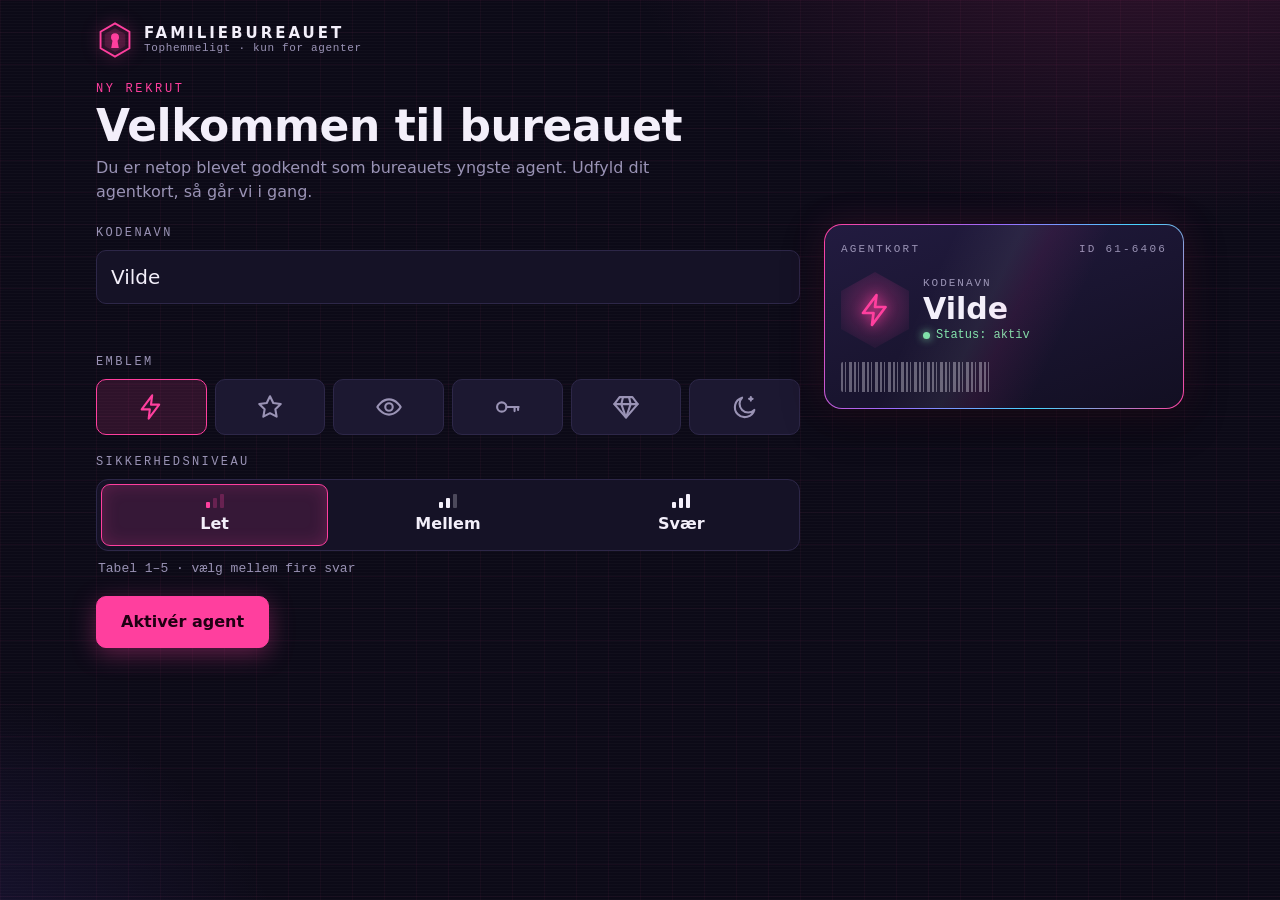
<file: index.html>
<!doctype html>
<html lang="da">
  <head>
    <meta charset="utf-8" />
    <meta name="viewport" content="width=device-width, initial-scale=1, viewport-fit=cover" />
    <meta name="theme-color" content="#0c0a17" />
    <meta name="color-scheme" content="dark" />
    <meta name="apple-mobile-web-app-capable" content="yes" />
    <meta name="mobile-web-app-capable" content="yes" />
    <meta name="apple-mobile-web-app-status-bar-style" content="black-translucent" />
    <meta name="apple-mobile-web-app-title" content="Agent Vilde" />
    <link rel="manifest" href="manifest.webmanifest" />
    <link rel="apple-touch-icon" href="icons/icon-180.png" />
    <link rel="icon" type="image/png" href="icons/icon-192.png" />
    <title>Agent Vilde</title>
    <link rel="stylesheet" href="styles/main.css" />
    <link rel="stylesheet" href="styles/game.css" />
  </head>
  <body>
    <main id="app"></main>
    <script type="module" src="src/main.js"></script>
  </body>
</html>
</file>
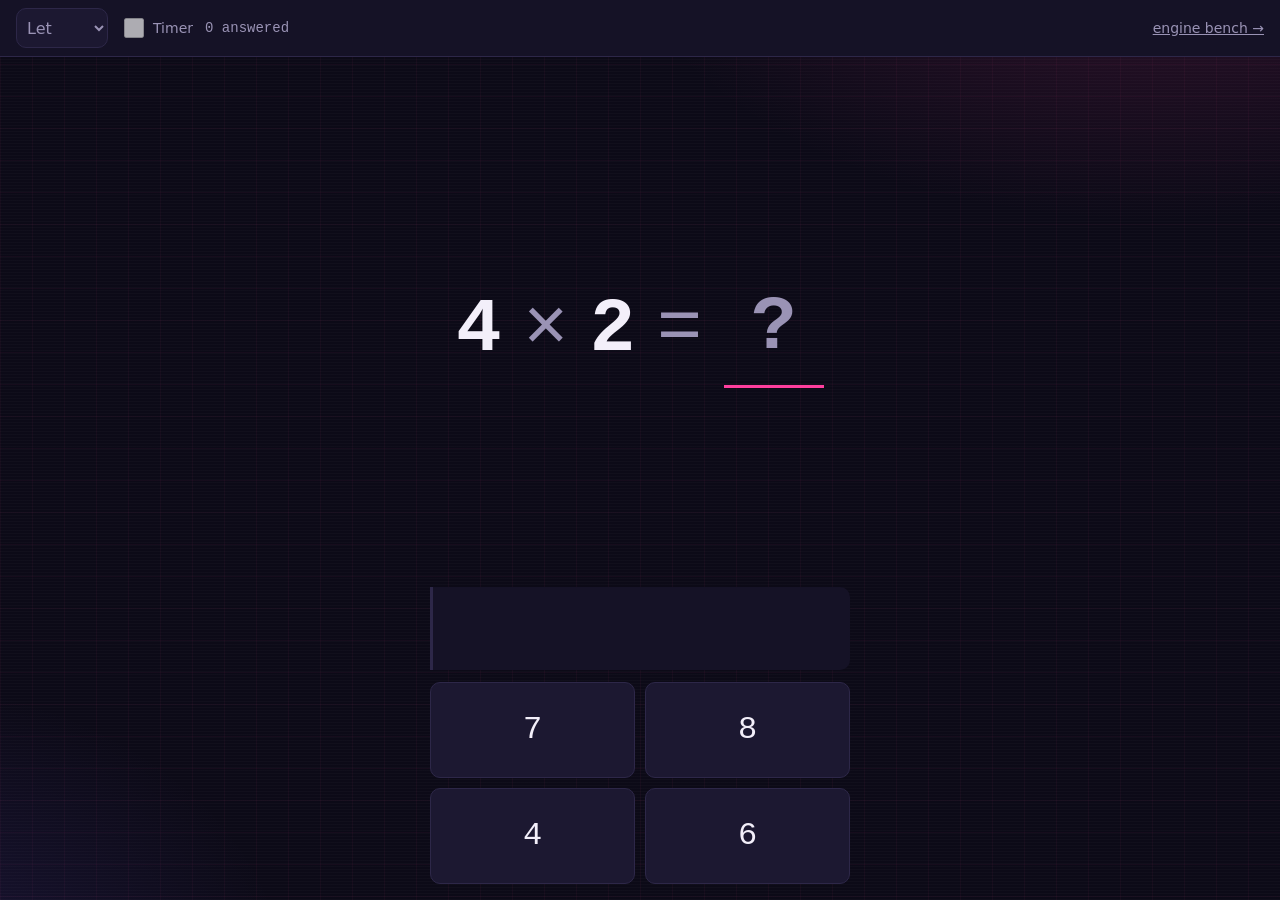
<file: card.html>
<!doctype html>
<html lang="da">
  <head>
    <meta charset="utf-8" />
    <meta name="viewport" content="width=device-width, initial-scale=1, viewport-fit=cover" />
    <meta name="theme-color" content="#0b0f14" />
    <title>Agent Vilde — question card demo</title>
    <link rel="stylesheet" href="styles/main.css" />
    <style>
      html, body { height: 100dvh; overflow: hidden; }
      body { display: flex; flex-direction: column; }
      .demo-bar { flex: none; display: flex; flex-wrap: wrap; gap: 8px 12px; align-items: center; padding: 8px 16px; border-bottom: 1px solid var(--line); background: var(--panel); font-size: 14px; color: var(--muted); }
      .demo-bar select { min-height: 40px; background: var(--panel-2); border: 1px solid var(--line); border-radius: var(--radius); padding: 0 6px; }
      .demo-bar label { display: flex; gap: 6px; align-items: center; }
      .demo-bar input[type=checkbox] { width: 20px; height: 20px; }
      .demo-bar a { color: var(--muted); margin-left: auto; }
      .demo-stage { flex: 1; min-height: 0; display: flex; }
    </style>
  </head>
  <body>
    <div class="demo-bar">
      <select id="difficulty" aria-label="Difficulty">
        <option value="let">Let</option>
        <option value="mellem">Mellem</option>
        <option value="svaer">Svær</option>
      </select>
      <label><input type="checkbox" id="timer" /> Timer</label>
      <span id="stats" class="mono"></span>
      <a href="test.html">engine bench →</a>
    </div>
    <main class="demo-stage" id="stage"></main>

    <script type="module">
      import { createStore } from './src/engine/storage.js';
      import { timerSecondsFor } from './src/engine/facts.js';
      import { createSession, nextQuestion, recordResult } from './src/engine/mastery.js';
      import { createQuestionCard } from './src/components/question-card.js';

      const store = createStore('agent-vilde-test');
      const profile = store.activeProfile() ?? store.createProfile('Testagent');
      const $ = (id) => document.getElementById(id);
      let session;
      let card;

      function syncBar() {
        const s = profile.settings;
        $('difficulty').value = s.difficulty;
        $('timer').disabled = s.difficulty === 'let';
        $('timer').checked = timerSecondsFor(s) != null;
        $('stats').textContent = `${profile.meta.totalAnswered} answered`;
      }

      function start() {
        card?.destroy();
        session = createSession();
        card = createQuestionCard({
          timerSeconds: timerSecondsFor(profile.settings),
          onComplete: ({ question, firstTry, ms }) => {
            const result = recordResult(profile, session, question, { firstTry, ms });
            store.save();
            syncBar();
            return result;
          },
          onNext: () => card.ask(nextQuestion(profile, session)),
        });
        $('stage').append(card.el);
        card.ask(nextQuestion(profile, session));
        syncBar();
      }

      $('difficulty').onchange = (e) => {
        profile.settings.difficulty = e.target.value;
        store.save();
        e.target.blur();
        start();
      };
      $('timer').onchange = (e) => {
        profile.settings.timer[profile.settings.difficulty] = e.target.checked;
        store.save();
        e.target.blur();
        start();
      };

      start();
    </script>
  </body>
</html>
</file>
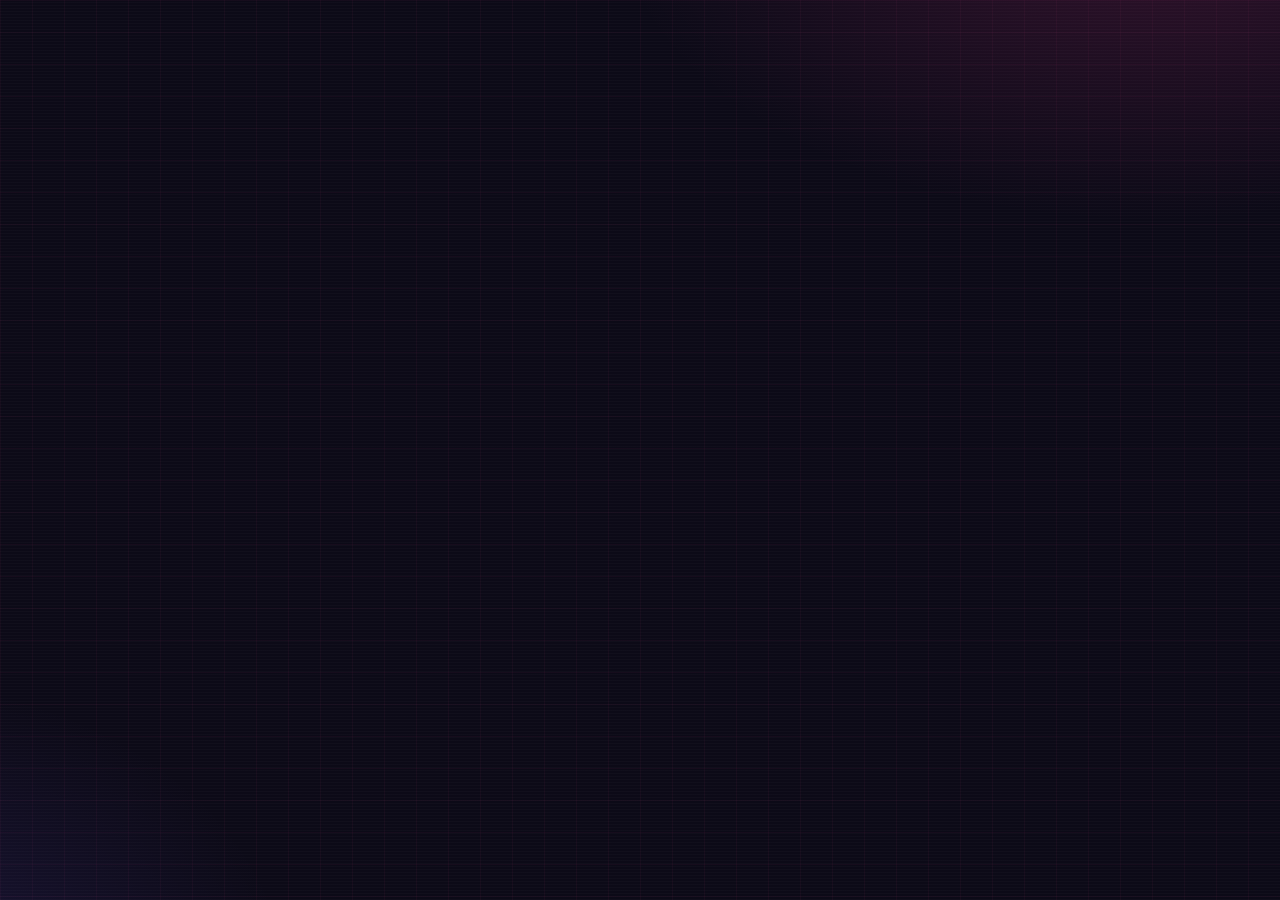
<file: dev.html>
<!doctype html>
<html lang="da">
  <head>
    <meta charset="utf-8" />
    <meta name="viewport" content="width=device-width, initial-scale=1, viewport-fit=cover" />
    <meta name="theme-color" content="#0c0a17" />
    <title>Agent Vilde — level bench</title>
    <link rel="stylesheet" href="styles/main.css" />
    <link rel="stylesheet" href="styles/game.css" />
  </head>
  <body>
    <main id="app"></main>
    <script type="module">
      import { createStore } from './src/engine/storage.js';
      import { playLevel } from './src/game/play.js';
      import { levelById } from './src/game/levels/index.js';

      const store = createStore('agent-vilde-dev');
      const profile = store.activeProfile() ?? store.createProfile('Vilde');
      const [id = 'c1', step = '0', level = ''] = location.hash.slice(1).split('/');
      if (level) profile.settings.difficulty = level;
      if (id === 'mg') {
        const { openMinigame } = await import('./src/game/minigames/index.js');
        const { unlock } = await import('./src/game/audio.js');
        const host = document.createElement('div');
        host.className = 'game';
        document.getElementById('app').append(host);
        const params = JSON.parse(decodeURIComponent(level || '{}'));
        window.mg = openMinigame(host, step, params, { profile, say: console.log, onSuccess: () => console.log('SUCCESS'), onClose: () => console.log('CLOSE') });
      } else window.game = playLevel({
        root: document.getElementById('app'),
        level: levelById(id),
        profile,
        resumeStep: Number(step),
        onDone: (r) => console.log('done', r),
        onQuit: () => console.log('quit'),
      });
      window.profile = profile;
    </script>
  </body>
</html>
</file>
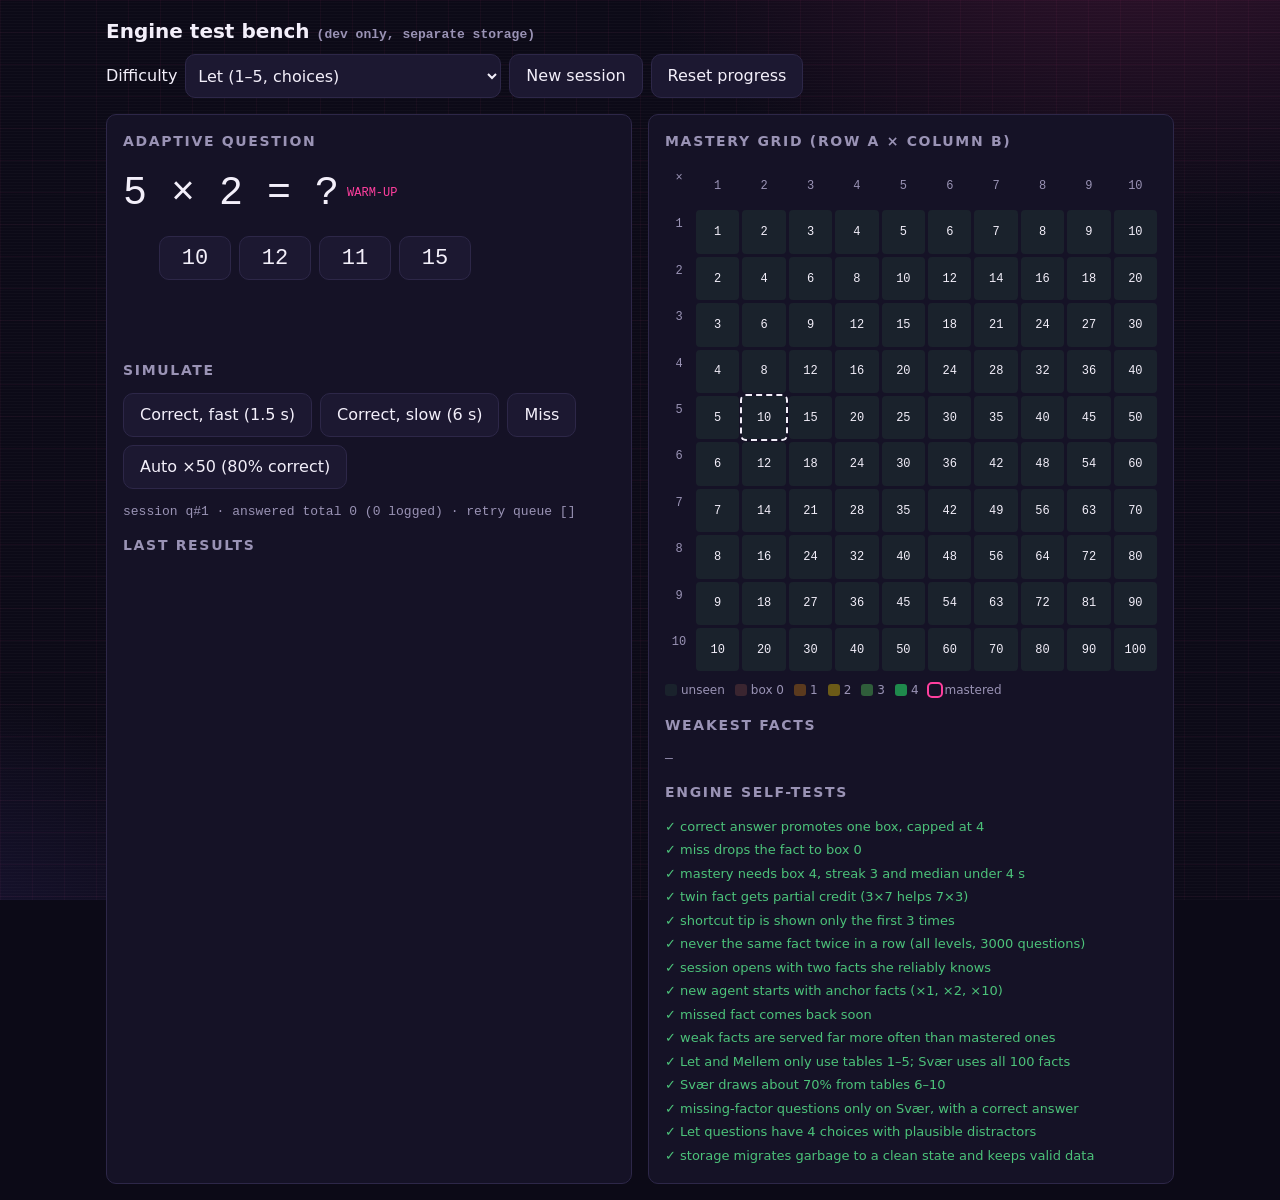
<file: test.html>
<!doctype html>
<html lang="en">
  <head>
    <meta charset="utf-8" />
    <meta name="viewport" content="width=device-width, initial-scale=1, viewport-fit=cover" />
    <title>Agent Vilde — engine test bench</title>
    <link rel="stylesheet" href="styles/main.css" />
    <style>
      main { max-width: 1100px; margin: 0 auto; padding: 16px; display: grid; gap: 16px; }
      .row { display: flex; flex-wrap: wrap; gap: 8px; align-items: center; }
      .panel { background: var(--panel); border: 1px solid var(--line); border-radius: var(--radius); padding: 16px; }
      .layout { display: grid; gap: 16px; grid-template-columns: 1fr; }
      @media (min-width: 900px) { .layout { grid-template-columns: 1fr 1fr; } }
      h1 { margin: 0; font-size: 20px; }
      h2 { margin: 0 0 12px; font-size: 14px; color: var(--muted); text-transform: uppercase; letter-spacing: .12em; }
      .question { font-family: var(--font-mono); font-size: 40px; margin: 8px 0 12px; }
      .question .tag { font-size: 12px; color: var(--accent); vertical-align: middle; margin-left: 8px; }
      input[type=text] { width: 7ch; min-height: 44px; padding: 0 12px; background: var(--bg); border: 1px solid var(--line); border-radius: var(--radius); font-family: var(--font-mono); font-size: 24px; }
      select { min-height: 44px; background: var(--panel-2); border: 1px solid var(--line); border-radius: var(--radius); padding: 0 8px; }
      .choices button { min-width: 72px; font-family: var(--font-mono); font-size: 22px; }
      .feedback { min-height: 3em; color: var(--muted); }
      .feedback strong { color: var(--accent); }
      .grid { display: grid; grid-template-columns: 28px repeat(10, 1fr); gap: 3px; font-family: var(--font-mono); font-size: 12px; }
      .grid div { aspect-ratio: 1; display: grid; place-items: center; border-radius: 4px; }
      .grid .head { color: var(--muted); }
      .grid .cell { background: var(--unseen); transition: background var(--fast), outline-color var(--fast); outline: 2px solid transparent; }
      .grid .b0 { background: var(--box-0); } .grid .b1 { background: var(--box-1); } .grid .b2 { background: var(--box-2); }
      .grid .b3 { background: var(--box-3); } .grid .b4 { background: var(--box-4); }
      .grid .mastered { outline-color: var(--accent); }
      .grid .current { outline: 2px dashed var(--text); }
      .legend { display: flex; flex-wrap: wrap; gap: 10px; font-size: 12px; color: var(--muted); margin-top: 10px; }
      .legend i { display: inline-block; width: 12px; height: 12px; border-radius: 3px; vertical-align: -2px; margin-right: 4px; }
      .stats { font-family: var(--font-mono); font-size: 13px; color: var(--muted); }
      .log { font-family: var(--font-mono); font-size: 12px; max-height: 180px; overflow: auto; color: var(--muted); margin: 0; padding-left: 18px; }
      .tests { list-style: none; padding: 0; margin: 0; font-size: 13px; }
      .tests li { padding: 2px 0; }
      .ok { color: #4cc27a; } .fail { color: #ff6b6b; }
    </style>
  </head>
  <body>
    <main>
      <div class="row" style="justify-content:space-between">
        <h1>Engine test bench <span class="mono" style="color:var(--muted);font-size:13px">(dev only, separate storage)</span></h1>
        <div class="row">
          <label for="difficulty">Difficulty</label>
          <select id="difficulty">
            <option value="let">Let (1–5, choices)</option>
            <option value="mellem">Mellem (1–5, typed)</option>
            <option value="svaer">Svær (1–10, typed, missing factor)</option>
          </select>
          <button id="new-session">New session</button>
          <button id="reset">Reset progress</button>
        </div>
      </div>

      <div class="layout">
        <section class="panel">
          <h2>Adaptive question</h2>
          <div class="question" id="question"></div>
          <div id="answer-area"></div>
          <p class="feedback" id="feedback"></p>
          <h2>Simulate</h2>
          <div class="row">
            <button data-sim="fast">Correct, fast (1.5 s)</button>
            <button data-sim="slow">Correct, slow (6 s)</button>
            <button data-sim="miss">Miss</button>
            <button id="auto">Auto ×50 (80% correct)</button>
          </div>
          <p class="stats" id="stats"></p>
          <h2>Last results</h2>
          <ol class="log" id="log" reversed></ol>
        </section>

        <section class="panel">
          <h2>Mastery grid (row a × column b)</h2>
          <div class="grid" id="grid"></div>
          <div class="legend">
            <span><i style="background:var(--unseen)"></i>unseen</span>
            <span><i style="background:var(--box-0)"></i>box 0</span>
            <span><i style="background:var(--box-1)"></i>1</span>
            <span><i style="background:var(--box-2)"></i>2</span>
            <span><i style="background:var(--box-3)"></i>3</span>
            <span><i style="background:var(--box-4)"></i>4</span>
            <span><i style="outline:2px solid var(--accent)"></i>mastered</span>
          </div>
          <h2 style="margin-top:16px">Weakest facts</h2>
          <p class="stats" id="weakest"></p>
          <h2>Engine self-tests</h2>
          <ul class="tests" id="tests"></ul>
        </section>
      </div>
    </main>

    <script type="module">
      import { strings } from './src/i18n.js';
      import { createStore } from './src/engine/storage.js';
      import { skipCount } from './src/engine/facts.js';
      import { createSession, getRecord, masteryGrid, nextQuestion, recordResult, weakestFacts } from './src/engine/mastery.js';
      import { runEngineTests } from './tests/engine-tests.js';

      const store = createStore('agent-vilde-test');
      const profile = store.activeProfile() ?? store.createProfile('Testagent');
      let session = createSession();
      let question = null;
      let attempts = 0;
      let startedAt = 0;

      const $ = (id) => document.getElementById(id);
      $('difficulty').value = profile.settings.difficulty;

      function render() {
        const q = question;
        const parts = q.type === 'missing'
          ? `${q.hidden === 'a' ? '?' : q.a} × ${q.hidden === 'b' ? '?' : q.b} = ${q.product}`
          : `${q.a} × ${q.b} = ?`;
        $('question').innerHTML = `${parts}${q.warmup ? '<span class="tag">WARM-UP</span>' : ''}`;

        const area = $('answer-area');
        area.replaceChildren();
        if (q.choices) {
          const row = document.createElement('div');
          row.className = 'row choices';
          for (const n of q.choices) {
            const b = document.createElement('button');
            b.textContent = n;
            b.onclick = () => submit(n);
            row.append(b);
          }
          area.append(row);
        } else {
          const form = document.createElement('form');
          form.className = 'row';
          form.innerHTML = '<input type="text" inputmode="numeric" autocomplete="off" maxlength="3" /><button class="primary">OK</button>';
          form.onsubmit = (e) => {
            e.preventDefault();
            const digits = form.elements[0].value.replace(/\D/g, '');
            if (digits) submit(Number(digits));
            form.elements[0].value = '';
          };
          area.append(form);
          form.elements[0].focus();
        }
        renderGrid();
      }

      function renderGrid() {
        const grid = $('grid');
        grid.replaceChildren();
        const add = (cls, text) => {
          const d = document.createElement('div');
          d.className = cls;
          d.textContent = text;
          grid.append(d);
          return d;
        };
        add('head', '×');
        for (let b = 1; b <= 10; b++) add('head', b);
        for (const row of masteryGrid(profile)) {
          add('head', row[0].a);
          for (const c of row) {
            const cls = ['cell'];
            if (c.seen || c.box) cls.push('b' + c.box);
            if (c.mastered) cls.push('mastered');
            if (question && c.key === question.key) cls.push('current');
            const cell = add(cls.join(' '), c.a * c.b);
            const r = getRecord(profile, c.key);
            cell.title = `${c.a}×${c.b}  box ${r.box}  ✓${r.correct} ✗${r.wrong}  streak ${r.streak}  avg ${r.avgMs} ms`;
          }
        }
        const today = Object.values(profile.log).reduce((s, d) => s + d.questions, 0);
        $('stats').textContent = `session q#${session.count} · answered total ${profile.meta.totalAnswered} (${today} logged) · retry queue [${session.retry.map((r) => r.key).join(', ')}]`;
        $('weakest').textContent = weakestFacts(profile).map((w) => `${w.key.replace('x', '×')} ${Math.round(w.accuracy * 100)}% ${w.avgMs}ms`).join(' · ') || '—';
      }

      function ask() {
        question = nextQuestion(profile, session);
        attempts = 0;
        startedAt = performance.now();
        render();
      }

      function finish(firstTry, ms, note) {
        const result = recordResult(profile, session, question, { firstTry, ms });
        store.save();
        const li = document.createElement('li');
        li.textContent = `${question.a}×${question.b} ${firstTry ? '✓' : '✗'} ${Math.round(ms)}ms → box ${result.box}${result.newlyMastered ? ' MASTERED' : ''}${note ? ' ' + note : ''}`;
        $('log').prepend(li);
        $('feedback').innerHTML = result.shortcut ? `<strong>${strings.shortcut(question.a, question.b)}</strong>` : '';
        ask();
      }

      function submit(value) {
        const ms = performance.now() - startedAt;
        if (value === question.answer) return finish(attempts === 0, ms);
        attempts++;
        const step = question.type === 'missing' ? (question.hidden === 'a' ? question.b : question.a) : question.a;
        const times = question.type === 'missing' ? question.answer : question.b;
        if (attempts === 1) {
          $('feedback').textContent = `Hint: ${strings.hint.skipCount(skipCount(step, Math.min(times, 3)))}`;
        } else {
          $('feedback').textContent = `Answer: ${question.answer} (${skipCount(step, times).join(', ')})`;
          setTimeout(() => finish(false, ms, '(revealed)'), 900);
        }
      }

      document.querySelectorAll('[data-sim]').forEach((btn) => {
        btn.onclick = () => {
          const kind = btn.dataset.sim;
          finish(kind !== 'miss', kind === 'slow' ? 6000 : kind === 'fast' ? 1500 : 8000, '(sim)');
        };
      });
      $('auto').onclick = () => {
        for (let i = 0; i < 50; i++) {
          const ok = Math.random() < 0.8;
          recordResult(profile, session, question, { firstTry: ok, ms: ok ? 1200 + Math.random() * 3000 : 8000 });
          question = nextQuestion(profile, session);
        }
        store.save();
        attempts = 0;
        startedAt = performance.now();
        render();
      };
      $('difficulty').onchange = (e) => {
        profile.settings.difficulty = e.target.value;
        store.save();
        session = createSession();
        ask();
      };
      $('new-session').onclick = () => {
        session = createSession();
        ask();
      };
      $('reset').onclick = () => {
        store.resetProfileProgress(profile.id);
        location.reload();
      };

      const results = runEngineTests();
      $('tests').innerHTML = results
        .map((r) => `<li class="${r.ok ? 'ok' : 'fail'}">${r.ok ? '✓' : '✗'} ${r.name}${r.ok ? '' : ` — ${r.error}`}</li>`)
        .join('');

      ask();
    </script>
  </body>
</html>
</file>
<file: styles/main.css>
:root {
  --bg: #0c0a17;
  --panel: #151226;
  --panel-2: #1c1831;
  --line: #2d2748;
  --text: #f3effa;
  --muted: #9a93b5;
  --accent: #ff3f9e;
  --accent-ink: #1f0012;
  --accent-soft: rgba(255, 63, 158, 0.14);
  --case: #211b39;
  --case-2: #16122a;
  --box-0: #3a2530;
  --box-1: #5b3a1e;
  --box-2: #6b5a17;
  --box-3: #2f5d3a;
  --box-4: #1f8a4c;
  --unseen: #1a222c;
  --font-sans: system-ui, -apple-system, 'Segoe UI', Roboto, 'Helvetica Neue', Arial, sans-serif;
  --font-mono: ui-monospace, 'SF Mono', Menlo, Consolas, 'Liberation Mono', monospace;
  --radius: 10px;
  --fast: 180ms;
}

*,
*::before,
*::after {
  box-sizing: border-box;
}

html,
body {
  margin: 0;
  min-height: 100dvh;
  background: var(--bg);
  color: var(--text);
  font-family: var(--font-sans);
  font-size: 16px;
  line-height: 1.5;
  overscroll-behavior: none;
  -webkit-text-size-adjust: 100%;
}

body {
  padding: env(safe-area-inset-top) env(safe-area-inset-right) env(safe-area-inset-bottom) env(safe-area-inset-left);
  background-image:
    radial-gradient(900px 520px at 90% -10%, rgba(255, 63, 158, 0.16), transparent 60%),
    radial-gradient(700px 520px at -10% 110%, rgba(122, 92, 255, 0.14), transparent 60%),
    repeating-linear-gradient(0deg, rgba(255, 255, 255, 0.018) 0 1px, transparent 1px 3px),
    linear-gradient(rgba(255, 63, 158, 0.04) 1px, transparent 1px),
    linear-gradient(90deg, rgba(255, 63, 158, 0.04) 1px, transparent 1px);
  background-size: auto, auto, auto, 32px 32px, 32px 32px;
  background-attachment: fixed;
}

button,
input,
select {
  font: inherit;
  font-size: 16px;
  color: inherit;
}

button {
  min-height: 44px;
  padding: 0 16px;
  border: 1px solid var(--line);
  border-radius: var(--radius);
  background: var(--panel-2);
  cursor: pointer;
  touch-action: manipulation;
  -webkit-user-select: none;
  user-select: none;
  -webkit-tap-highlight-color: transparent;
  transition: transform var(--fast), background var(--fast), border-color var(--fast);
}

button:hover {
  border-color: var(--accent);
}

button:active {
  transform: scale(0.97);
  background: var(--line);
}

button.primary {
  background: var(--accent);
  color: var(--accent-ink);
  border-color: var(--accent);
  font-weight: 600;
}

:focus-visible {
  outline: 2px solid var(--accent);
  outline-offset: 2px;
}

.mono {
  font-family: var(--font-mono);
}

[hidden] {
  display: none !important;
}

/* ---------- Question card ---------- */

.qcard {
  --good: #4cc27a;
  display: flex;
  flex-direction: column;
  gap: 12px;
  width: 100%;
  max-width: 560px;
  height: 100%;
  min-height: 0;
  margin: 0 auto;
  padding: 12px 16px 16px;
}

.qcard-timer {
  flex: none;
  height: 4px;
  border-radius: 2px;
  background: var(--line);
  overflow: hidden;
}

.qcard-timer i {
  display: block;
  height: 100%;
  background: var(--accent);
  transform-origin: left center;
}

.qcard-timer.is-off {
  visibility: hidden;
}

.qcard-timer.is-done i {
  background: var(--muted);
}

.qcard-stage {
  flex: 1 1 auto;
  min-height: 64px;
  display: grid;
  place-items: center;
}

.qcard-prompt {
  display: flex;
  align-items: center;
  gap: 0.28em;
  font-family: var(--font-mono);
  font-size: clamp(38px, min(13vw, 10dvh), 76px);
  font-weight: 600;
  white-space: nowrap;
}

.qcard-prompt .op {
  color: var(--muted);
  font-weight: 400;
}

.slot {
  min-width: 2.2ch;
  padding: 0 0.12em;
  border-bottom: 3px solid var(--accent);
  color: var(--accent);
  text-align: center;
  transition: color var(--fast), border-color var(--fast);
}

.slot.is-empty {
  color: var(--muted);
}

.slot.is-solved {
  color: var(--good);
  border-color: var(--good);
}

.slot.is-revealed {
  color: var(--text);
  border-color: var(--text);
}

.qcard-message {
  --speaker: var(--line);
  flex: none;
  width: 100%;
  max-width: 420px;
  margin: 0 auto;
  min-height: 5.2em;
  padding: 8px 12px;
  border-left: 3px solid var(--speaker);
  border-radius: 0 var(--radius) var(--radius) 0;
  background: var(--panel);
  font-size: 16px;
  line-height: 1.4;
}

:is(.qcard-message,
.briefing)[data-speaker='janni'] { --speaker: #f2c14e; }
:is(.qcard-message,
.briefing)[data-speaker='soeren'] { --speaker: #6fb3d2; }
:is(.qcard-message,
.briefing)[data-speaker='frej'] { --speaker: #f08a5d; }
:is(.qcard-message,
.briefing)[data-speaker='mynthe'] { --speaker: #8bd17c; }
:is(.qcard-message,
.briefing)[data-speaker='vilde'] { --speaker: var(--accent); }

:is(.qcard-message,
.briefing) .speaker {
  display: block;
  color: var(--speaker);
  font-family: var(--font-mono);
  font-size: 12px;
  letter-spacing: 0.14em;
  text-transform: uppercase;
}

.qcard-message .tip {
  display: block;
  margin-top: 4px;
  color: var(--accent);
}

.qcard-message.is-fresh {
  animation: msg-in 160ms ease-out;
}

@keyframes msg-in {
  from {
    opacity: 0;
    transform: translateY(4px);
  }
}

.qcard-input {
  position: relative;
  flex: none;
}

.qcard-next {
  position: absolute;
  inset: 0;
  z-index: 1;
  width: min(240px, 80%);
  height: 60px;
  margin: auto;
  font-size: 18px;
  box-shadow: 0 8px 32px rgba(0, 0, 0, 0.6);
}

.keypad,
.choices {
  display: grid;
  gap: 8px;
  max-width: 420px;
  margin: 0 auto;
}

.keypad {
  grid-template-columns: repeat(3, 1fr);
}

.key {
  min-height: clamp(56px, 9dvh, 76px);
  padding: 0;
  border-color: #2c3a4c;
  background: linear-gradient(#1c2632, #141c25);
  box-shadow: inset 0 -2px 0 rgba(0, 0, 0, 0.45);
  font-family: var(--font-mono);
  font-size: 26px;
}

.key.is-pressed,
.key:active {
  border-color: var(--accent);
  background: var(--line);
  transform: scale(0.96);
}

.key-del {
  color: var(--muted);
  font-size: 22px;
}

.key-ok {
  border-color: var(--accent);
  background: var(--accent);
  color: var(--accent-ink);
  font-size: 20px;
  font-weight: 700;
}

.key-ok.is-pressed,
.key-ok:active {
  background: #ff6ab4;
}

.keypad.is-disabled {
  opacity: 0.35;
  pointer-events: none;
}

.choices {
  grid-template-columns: 1fr 1fr;
  gap: 10px;
}

.choice {
  min-height: clamp(64px, 12dvh, 96px);
  font-family: var(--font-mono);
  font-size: 32px;
}

.choice:disabled {
  opacity: 0.3;
  cursor: default;
}

.choice.is-answer,
.choice.is-answer:disabled {
  opacity: 1;
  border-color: var(--good);
  color: var(--good);
}

/* ---------- Art ---------- */

.art .s { fill: none; stroke: #c2b9e0; stroke-width: 1.6; stroke-linecap: round; stroke-linejoin: round; }
.art .d { fill: none; stroke: #5d557e; stroke-width: 1.4; stroke-linecap: round; stroke-dasharray: 3 4; }
.art .a { fill: none; stroke: var(--accent); stroke-width: 2; stroke-linecap: round; stroke-linejoin: round; }
.art .af { fill: var(--accent); }
.art .soft { fill: rgba(255, 63, 158, 0.16); }
.art .panel { fill: #1b1632; }
.art .dim { opacity: 0.45; }
.art .thick { stroke-width: 6; }
.art .thick-a { stroke-width: 3; }
.art .code { fill: var(--accent); font-family: var(--font-mono); font-size: 10px; text-anchor: middle; }
.art .code.big { font-size: 20px; font-weight: 700; }

/* ---------- Screens ---------- */

#app {
  min-height: 100dvh;
}

.screen {
  animation: screen-in 200ms ease-out;
}

@keyframes screen-in {
  from {
    opacity: 0;
    transform: translateY(6px);
  }
}

@keyframes fade-in {
  from {
    opacity: 0;
  }
}

.page {
  max-width: 1120px;
  margin: 0 auto;
  padding: 8px 16px 40px;
}

.brandbar {
  display: flex;
  align-items: center;
  justify-content: space-between;
  gap: 12px;
  min-height: 64px;
  margin-bottom: 8px;
}

.brand {
  display: flex;
  align-items: center;
  gap: 10px;
  min-width: 0;
}

.brand-mark {
  flex: none;
  color: var(--accent);
}

.brand-mark svg {
  display: block;
  width: 38px;
  height: 38px;
  filter: drop-shadow(0 0 8px rgba(255, 63, 158, 0.6));
}

.brand-text {
  display: flex;
  flex-direction: column;
  line-height: 1.2;
  min-width: 0;
}

.brand-text b {
  font-size: 15px;
  letter-spacing: 0.2em;
}

.brand-text small {
  font-size: 11px;
  color: var(--muted);
  letter-spacing: 0.06em;
}

.back-link {
  display: inline-flex;
  align-items: center;
  gap: 4px;
  min-height: 44px;
  padding: 0 16px 0 8px;
  border: 1px solid var(--line);
  border-radius: 999px;
  background: var(--panel);
  color: var(--text);
  text-decoration: none;
  touch-action: manipulation;
  -webkit-tap-highlight-color: transparent;
}

.back-icon svg,
.corner-btn svg {
  display: block;
  width: 22px;
  height: 22px;
}

.corner-btn {
  flex: none;
  width: 44px;
  padding: 0;
  display: grid;
  place-items: center;
  border-color: transparent;
  border-radius: 50%;
  background: transparent;
  color: var(--muted);
  opacity: 0.5;
}

.corner-btn:hover {
  opacity: 1;
}

.eyebrow {
  margin: 0;
  color: var(--accent);
  font-size: 12px;
  letter-spacing: 0.22em;
  text-transform: uppercase;
}

.page-title {
  margin: 4px 0 6px;
  font-size: clamp(28px, 7vw, 44px);
  line-height: 1.1;
  letter-spacing: -0.01em;
}

.page-sub {
  max-width: 60ch;
  margin: 0 0 20px;
  color: var(--muted);
}

.section-title {
  display: flex;
  align-items: center;
  gap: 10px;
  margin: 0 0 10px;
  color: var(--muted);
  font-family: var(--font-mono);
  font-size: 12px;
  font-weight: 400;
  letter-spacing: 0.22em;
  text-transform: uppercase;
}

.section-title::after {
  content: '';
  flex: 1;
  height: 1px;
  background: linear-gradient(90deg, var(--line), transparent);
}

.btn {
  display: inline-flex;
  align-items: center;
  justify-content: center;
  gap: 8px;
  min-height: 52px;
  padding: 0 24px;
  border: 1px solid var(--line);
  border-radius: var(--radius);
  background: var(--panel-2);
  color: var(--text);
  font-size: 16px;
  font-weight: 600;
  text-decoration: none;
  touch-action: manipulation;
  -webkit-user-select: none;
  user-select: none;
  -webkit-tap-highlight-color: transparent;
  transition: transform var(--fast), box-shadow var(--fast);
}

.btn.primary {
  border-color: var(--accent);
  background: var(--accent);
  color: var(--accent-ink);
  box-shadow: 0 6px 24px rgba(255, 63, 158, 0.35);
}

.btn:active {
  transform: scale(0.97);
}

.briefing {
  --speaker: var(--line);
  margin: 0;
  padding: 10px 14px;
  border-left: 3px solid var(--speaker);
  border-radius: 0 var(--radius) var(--radius) 0;
  background: var(--panel);
  line-height: 1.45;
}

/* Home */

/* Agent card */

.agent-card {
  position: relative;
  overflow: hidden;
  padding: 16px;
  border: 1.5px solid transparent;
  border-radius: 18px;
  background:
    linear-gradient(160deg, #221b40, #120f22) padding-box,
    linear-gradient(120deg, var(--accent), #9a6cff 38%, #45d6ff 68%, var(--accent)) border-box;
  box-shadow: 0 12px 40px rgba(0, 0, 0, 0.45), 0 0 36px rgba(255, 63, 158, 0.14);
}

.agent-card::before {
  content: '';
  position: absolute;
  inset: 0;
  background: linear-gradient(115deg, transparent 30%, rgba(255, 255, 255, 0.06) 45%, rgba(255, 63, 158, 0.08) 52%, transparent 65%);
  pointer-events: none;
}

.agent-card-head {
  display: flex;
  justify-content: space-between;
  color: var(--muted);
  font-family: var(--font-mono);
  font-size: 11px;
  letter-spacing: 0.2em;
  text-transform: uppercase;
}

.agent-card-body {
  display: flex;
  align-items: center;
  gap: 14px;
  margin: 14px 0;
}

.emblem-badge {
  flex: none;
  display: grid;
  place-items: center;
  width: 68px;
  height: 76px;
  color: var(--accent);
  background: radial-gradient(circle at 50% 45%, rgba(255, 63, 158, 0.34), rgba(255, 63, 158, 0.06) 72%);
  clip-path: polygon(50% 0, 100% 25%, 100% 75%, 50% 100%, 0 75%, 0 25%);
}

.emblem-badge svg {
  width: 36px;
  height: 36px;
  filter: drop-shadow(0 0 6px rgba(255, 63, 158, 0.8));
}

.agent-card-id {
  min-width: 0;
}

.agent-label {
  color: var(--muted);
  font-family: var(--font-mono);
  font-size: 11px;
  letter-spacing: 0.18em;
  text-transform: uppercase;
}

.agent-name {
  margin: 0;
  font-size: 30px;
  font-weight: 700;
  line-height: 1.15;
  overflow-wrap: anywhere;
}

.agent-status {
  display: flex;
  align-items: center;
  gap: 6px;
  color: #7ee2a8;
  font-family: var(--font-mono);
  font-size: 12px;
}

.agent-status::before {
  content: '';
  width: 7px;
  height: 7px;
  border-radius: 50%;
  background: currentColor;
  box-shadow: 0 0 8px currentColor;
}

.agent-card-foot {
  display: flex;
  align-items: center;
  justify-content: space-between;
  gap: 12px;
}

.barcode {
  flex: 1;
  max-width: 150px;
  height: 30px;
  border-radius: 2px;
  opacity: 0.35;
  background: repeating-linear-gradient(
    90deg,
    var(--text) 0 2px,
    transparent 2px 4px,
    var(--text) 4px 5px,
    transparent 5px 8px,
    var(--text) 8px 11px,
    transparent 11px 13px
  );
}

.agent-card .switch {
  position: relative;
  background: rgba(255, 255, 255, 0.05);
}

/* Clearance picker */

.segmented {
  display: grid;
  grid-template-columns: repeat(3, 1fr);
  gap: 6px;
  padding: 4px;
  border: 1px solid var(--line);
  border-radius: 12px;
  background: var(--panel);
}

.seg {
  display: flex;
  flex-direction: column;
  align-items: center;
  justify-content: center;
  gap: 4px;
  min-height: 62px;
  padding: 0 4px;
  border-color: transparent;
  border-radius: 9px;
  background: transparent;
  font-weight: 600;
}

.seg.is-on {
  border-color: var(--accent);
  background: var(--accent-soft);
  box-shadow: inset 0 0 18px rgba(255, 63, 158, 0.2);
}

.seg-bars {
  display: flex;
  align-items: flex-end;
  gap: 3px;
  height: 14px;
}

.seg-bars i {
  width: 4px;
  border-radius: 1px;
  background: currentColor;
  opacity: 0.25;
}

.seg-bars i:nth-child(1) { height: 6px; }
.seg-bars i:nth-child(2) { height: 10px; }
.seg-bars i:nth-child(3) { height: 14px; }

.seg[data-level='let'] .seg-bars i:nth-child(-n + 1),
.seg[data-level='mellem'] .seg-bars i:nth-child(-n + 2),
.seg[data-level='svaer'] .seg-bars i {
  opacity: 1;
}

.seg.is-on .seg-bars {
  color: var(--accent);
}

.segmented-desc {
  margin: 8px 2px 0;
  color: var(--muted);
  font-family: var(--font-mono);
  font-size: 13px;
}

/* Case board */

.case {
  position: relative;
  display: flex;
  flex-direction: column;
  border: 1px solid var(--line);
  border-radius: 0 14px 14px 14px;
  background: linear-gradient(180deg, var(--case), var(--case-2));
  box-shadow: 0 8px 28px rgba(0, 0, 0, 0.4);
  color: var(--text);
  text-decoration: none;
  touch-action: manipulation;
  -webkit-tap-highlight-color: transparent;
  transition: transform var(--fast), border-color var(--fast), box-shadow var(--fast);
}

.case:hover,
.case:focus-visible {
  transform: translateY(-3px);
  border-color: var(--accent);
  box-shadow: 0 14px 36px rgba(0, 0, 0, 0.5), 0 0 30px rgba(255, 63, 158, 0.28);
  outline: none;
}

.case:active {
  transform: scale(0.985);
}

.soon-art svg {
  width: 88%;
  height: 100%;
  max-height: 124px;
  filter: drop-shadow(0 0 6px rgba(255, 63, 158, 0.4));
}

.progress-bar {
  flex: 0 0 64px;
  height: 6px;
  overflow: hidden;
  border-radius: 3px;
  background: var(--line);
}

.progress-bar i {
  display: block;
  height: 100%;
  border-radius: 3px;
  background: var(--accent);
  box-shadow: 0 0 10px var(--accent);
}

@media (max-width: 559px) {
  .case {
    flex-direction: row;
  }
}

/* Agent picker */

.agent-tiles {
  display: grid;
  grid-template-columns: repeat(auto-fill, minmax(150px, 1fr));
  gap: 14px;
}

.agent-tile {
  display: flex;
  flex-direction: column;
  align-items: center;
  justify-content: center;
  gap: 10px;
  min-height: 180px;
  padding: 18px 12px;
  border: 1px solid var(--line);
  border-radius: 16px;
  background: linear-gradient(180deg, var(--case), var(--case-2));
  color: var(--text);
  text-decoration: none;
  font-weight: 600;
  touch-action: manipulation;
  -webkit-tap-highlight-color: transparent;
}

.agent-tile.is-active {
  border-color: var(--accent);
  box-shadow: 0 0 0 1px var(--accent), 0 0 28px rgba(255, 63, 158, 0.25);
}

.agent-tile-name {
  font-size: 20px;
  text-align: center;
  overflow-wrap: anywhere;
}

.agent-tile-level {
  color: var(--muted);
  font-family: var(--font-mono);
  font-size: 12px;
  font-weight: 400;
  letter-spacing: 0.14em;
  text-transform: uppercase;
}

.agent-tile.add {
  border-style: dashed;
  color: var(--muted);
}

/* New agent */

.new-agent {
  display: grid;
  gap: 24px;
}

.agent-form {
  display: grid;
  gap: 18px;
}

@media (min-width: 768px) {
  .new-agent {
    grid-template-columns: 1fr minmax(300px, 360px);
    align-items: start;
  }

  .new-agent .preview {
    position: sticky;
    top: 16px;
    order: 2;
  }
}

.field {
  display: grid;
  gap: 8px;
}

.field-label {
  color: var(--muted);
  font-family: var(--font-mono);
  font-size: 12px;
  letter-spacing: 0.2em;
  text-transform: uppercase;
}

.text-input {
  min-height: 54px;
  padding: 0 14px;
  border: 1px solid var(--line);
  border-radius: var(--radius);
  background: var(--panel);
  color: var(--text);
  font-size: 20px;
}

.text-input:focus {
  border-color: var(--accent);
  outline: none;
  box-shadow: 0 0 0 3px var(--accent-soft);
}

.form-error {
  min-height: 1.4em;
  margin: -10px 0 0;
  color: var(--accent);
}

.emblem-grid {
  display: grid;
  grid-template-columns: repeat(6, 1fr);
  gap: 8px;
}

.emblem-choice {
  display: grid;
  place-items: center;
  min-height: 56px;
  padding: 0;
  color: var(--muted);
}

.emblem-choice svg {
  width: 28px;
  height: 28px;
}

.emblem-choice.is-on {
  border-color: var(--accent);
  background: var(--accent-soft);
  color: var(--accent);
}

@media (max-width: 400px) {
  .emblem-grid {
    grid-template-columns: repeat(3, 1fr);
  }
}

.form-actions {
  display: flex;
  flex-wrap: wrap;
  gap: 10px;
}

/* Parent gate */

.overlay {
  position: fixed;
  inset: 0;
  z-index: 50;
  display: grid;
  place-items: center;
  padding: max(16px, env(safe-area-inset-top)) 16px max(16px, env(safe-area-inset-bottom));
  background: rgba(6, 5, 12, 0.8);
  -webkit-backdrop-filter: blur(6px);
  backdrop-filter: blur(6px);
  animation: fade-in 160ms ease-out;
}

.gate {
  position: relative;
  width: min(380px, 100%);
  padding: 22px 18px 18px;
  border: 1px solid var(--line);
  border-radius: 18px;
  background: var(--panel);
  box-shadow: 0 20px 60px rgba(0, 0, 0, 0.6);
  text-align: center;
}

.gate h2 {
  margin: 4px 0 6px;
}

.gate-prompt {
  justify-content: center;
  margin: 8px 0;
  font-size: 40px;
}

.gate-msg {
  min-height: 1.5em;
  margin: 0 0 12px;
  color: var(--muted);
}

.gate-close {
  position: absolute;
  top: 8px;
  right: 8px;
  width: 44px;
  padding: 0;
  border-color: transparent;
  background: transparent;
  color: var(--muted);
  font-size: 26px;
}

/* Mission placeholder */

.soon-art {
  display: grid;
  place-items: center;
  max-width: 380px;
  aspect-ratio: 16 / 11;
  margin: 8px auto 18px;
  border: 1px solid var(--line);
  border-radius: 18px;
  background: radial-gradient(120% 90% at 50% 100%, rgba(255, 63, 158, 0.22), transparent 60%), #0f0c1d;
}

.soon-art svg {
  max-height: none;
}

/* Shared bits: stats, toggle, result */

.stat {
  padding: 10px 14px;
  border: 1px solid var(--line);
  border-radius: var(--radius);
  background: var(--panel);
}

.stat span {
  display: block;
  color: var(--muted);
  font-family: var(--font-mono);
  font-size: 11px;
  letter-spacing: 0.14em;
  text-transform: uppercase;
}

.stat b {
  font-size: 24px;
}

.toggle {
  position: relative;
  display: flex;
  align-items: center;
  gap: 12px;
  min-height: 44px;
  cursor: pointer;
}

.toggle input {
  position: absolute;
  width: 1px;
  height: 1px;
  opacity: 0;
}

.toggle-ui {
  position: relative;
  flex: none;
  width: 50px;
  height: 30px;
  border-radius: 15px;
  background: var(--line);
  transition: background var(--fast);
}

.toggle-ui::after {
  content: '';
  position: absolute;
  top: 4px;
  left: 4px;
  width: 22px;
  height: 22px;
  border-radius: 50%;
  background: var(--text);
  transition: transform var(--fast);
}

.toggle input:checked + .toggle-ui {
  background: var(--accent);
}

.toggle input:checked + .toggle-ui::after {
  transform: translateX(20px);
}

.toggle input:focus-visible + .toggle-ui {
  outline: 2px solid var(--accent);
  outline-offset: 2px;
}

.form-actions.center {
  justify-content: center;
}

.record-flash {
  display: inline-block;
  margin: 0 0 14px;
  padding: 4px 14px;
  border-radius: 999px;
  background: var(--accent);
  color: var(--accent-ink);
  font-weight: 700;
  letter-spacing: 0.04em;
  animation: pop 280ms ease-out;
}

@keyframes pop {
  from {
    opacity: 0;
    transform: scale(0.6);
  }
}

/* ---------- Kodelåsen ---------- */

.vault-intro {
  max-width: 760px;
}

.mission-hero {
  display: grid;
  gap: 14px;
  align-items: center;
  margin-bottom: 14px;
}

.mission-hero .soon-art {
  width: 100%;
  margin: 0 auto;
}

@media (min-width: 640px) {
  .mission-hero {
    grid-template-columns: 260px 1fr;
  }

  .mission-hero .page-sub {
    margin-bottom: 0;
  }
}

.vault-rules {
  display: grid;
  gap: 8px;
  margin: 16px 0;
  padding: 0;
  list-style: none;
}

.vault-rules li {
  display: flex;
  gap: 12px;
  align-items: baseline;
}

.vault-rules b {
  color: var(--accent);
  font-size: 13px;
}

.vault-stats {
  display: grid;
  grid-template-columns: repeat(auto-fit, minmax(140px, 1fr));
  gap: 10px;
  margin: 16px 0;
}

.mission-note {
  margin: 0 0 16px;
  color: var(--muted);
}

.vault-intro .form-actions {
  margin-top: 12px;
}

body.is-locked {
  overflow: hidden;
}

.tower {
  flex: none;
  display: flex;
  flex-direction: column-reverse;
  gap: 2px;
  width: 26px;
  padding: 4px;
  border: 1px solid var(--line);
  border-radius: 6px;
  background: #0f0c1d;
}

.tower i {
  flex: 1;
  border-radius: 2px;
  background: var(--line);
  transition: background var(--fast), box-shadow var(--fast);
}

.tower i.done {
  background: var(--accent);
  box-shadow: 0 0 6px rgba(255, 63, 158, 0.7);
}

.tower i.current {
  background: transparent;
  box-shadow: inset 0 0 0 1px var(--accent);
}

.track {
  --p: 0;
  position: relative;
  flex: 1;
  height: 100%;
  display: flex;
  align-items: flex-end;
}

.track .cell {
  flex: 1;
  height: 6px;
  margin: 0 2px;
  border-radius: 3px;
  background: var(--line);
  transition: background var(--fast);
}

.guard {
  position: absolute;
  left: 0;
  bottom: 10px;
  display: flex;
  justify-content: center;
  width: calc(100% / var(--n));
  color: #d9d1f0;
  transform: translateX(calc(var(--p) * 100%));
  transition: transform 280ms ease-out;
}

.guard svg {
  width: 32px;
  height: auto;
}

.guard .beam {
  fill: rgba(242, 193, 78, 0.3);
  transition: fill var(--fast);
}

.track.is-near .guard .beam {
  fill: rgba(242, 193, 78, 0.6);
}

.door {
  height: 100%;
  max-height: 64px;
  aspect-ratio: 3 / 4;
}

.door svg {
  display: block;
  width: 100%;
  height: 100%;
  overflow: visible;
}

.door .frame {
  fill: none;
  stroke: #c2b9e0;
  stroke-width: 1.5;
}

.door .leaf {
  fill: #261e44;
  stroke: var(--accent);
  stroke-width: 1.2;
  transition: transform 250ms ease-out;
}

.door .glow {
  fill: var(--accent);
  opacity: 0;
  transition: opacity 250ms ease-out;
}

.door .lock {
  fill: var(--accent);
  transition: transform 250ms ease-out;
}

.door.is-open .lock {
  transform: translateX(10px);
}

.door.is-open .glow {
  opacity: 0.55;
}

.vault-result {
  max-width: 600px;
  text-align: center;
}

.result-ring {
  display: grid;
  place-content: center;
  width: 150px;
  height: 150px;
  margin: 8px auto 16px;
  border: 2px solid var(--accent);
  border-radius: 50%;
  background: radial-gradient(circle, rgba(255, 63, 158, 0.2), transparent 70%);
  box-shadow: 0 0 40px rgba(255, 63, 158, 0.35), inset 0 0 30px rgba(255, 63, 158, 0.2);
}

.result-ring b {
  font-family: var(--font-mono);
  font-size: 64px;
  line-height: 1;
}

.result-ring span {
  color: var(--muted);
  font-family: var(--font-mono);
}

.vault-result .briefing {
  margin: 0 auto 8px;
  text-align: left;
}

/* ---------- Shared bits ---------- */

.stamp {
  display: inline-block;
  flex: none;
  padding: 2px 8px;
  border: 2px solid var(--accent);
  border-radius: 4px;
  color: var(--accent);
  font-family: var(--font-mono);
  font-size: 14px;
  font-weight: 800;
  letter-spacing: 0.18em;
  text-transform: uppercase;
  transform: rotate(-10deg);
}

@media (prefers-reduced-motion: reduce) {
  *,
*::before,
*::after {
    transition-duration: 0ms !important;
    animation-duration: 0ms !important;
  }
}
</file>
<file: styles/game.css>
/* ---------- The game screen ---------- */

body.is-playing {
  overflow: hidden;
  position: fixed;
  inset: 0;
}

.game {
  position: fixed;
  inset: 0;
  z-index: 10;
  animation: game-in 280ms ease-out;
  overflow: hidden;
  background: #07060d;
  touch-action: none;
  -webkit-user-select: none;
  user-select: none;
  -webkit-touch-callout: none;
}

.game-canvas {
  position: absolute;
  inset: 0;
  width: 100%;
  height: 100%;
  display: block;
}

.game-zone {
  position: absolute;
  inset: 0;
  touch-action: none;
}

@keyframes game-in {
  from {
    opacity: 0;
  }
}

/* joystick */
.joy {
  position: absolute;
  left: 0;
  top: 0;
  width: 0;
  height: 0;
  pointer-events: none;
}

.joy::before {
  content: '';
  position: absolute;
  left: -56px;
  top: -56px;
  width: 112px;
  height: 112px;
  border-radius: 50%;
  border: 2px solid rgba(255, 255, 255, 0.28);
  background: radial-gradient(circle, rgba(255, 255, 255, 0.06), rgba(255, 255, 255, 0.12));
  box-shadow: 0 0 0 1px rgba(0, 0, 0, 0.3);
}

.joy-knob {
  position: absolute;
  left: -26px;
  top: -26px;
  width: 52px;
  height: 52px;
  border-radius: 50%;
  background: radial-gradient(circle at 35% 30%, #ff8cc6, var(--accent));
  box-shadow: 0 4px 14px rgba(0, 0, 0, 0.5), 0 0 18px rgba(255, 63, 158, 0.5);
}

/* HUD */
.hud-top {
  position: absolute;
  left: 0;
  right: 0;
  top: 0;
  padding: calc(env(safe-area-inset-top) + 10px) calc(env(safe-area-inset-right) + 12px) 0 calc(env(safe-area-inset-left) + 12px);
  display: flex;
  flex-direction: column;
  gap: 8px;
  pointer-events: none;
}

.hud-row {
  display: flex;
  align-items: center;
  gap: 8px;
}

.hud-row2 {
  display: flex;
  gap: 8px;
  justify-content: center;
}

.hud-top button,
.hud-top .radio {
  pointer-events: auto;
}

.hud-btn {
  flex: none;
  width: 44px;
  height: 44px;
  min-height: 44px;
  padding: 0;
  border-radius: 14px;
  border: 1px solid rgba(255, 255, 255, 0.14);
  background: rgba(12, 10, 23, 0.72);
  backdrop-filter: blur(6px);
  -webkit-backdrop-filter: blur(6px);
  display: grid;
  place-items: center;
}

.pause-icon {
  width: 14px;
  height: 16px;
  border-left: 5px solid #fff;
  border-right: 5px solid #fff;
}

.goal {
  flex: 1;
  min-width: 0;
  display: flex;
  align-items: center;
  gap: 8px;
  min-height: 44px;
  padding: 6px 12px;
  border-radius: 14px;
  background: rgba(12, 10, 23, 0.72);
  backdrop-filter: blur(6px);
  -webkit-backdrop-filter: blur(6px);
  border: 1px solid rgba(255, 255, 255, 0.1);
  font-size: 15px;
  font-weight: 600;
  line-height: 1.25;
}

.goal:empty,
.goal .goal-text:empty {
  opacity: 0.6;
}

.goal-dot {
  flex: none;
  width: 10px;
  height: 10px;
  border-radius: 50%;
  background: var(--accent);
  box-shadow: 0 0 10px var(--accent);
  animation: pulse 1.4s ease-in-out infinite;
}

.goal.is-new {
  animation: goal-in 600ms ease-out;
}

@keyframes goal-in {
  0% {
    transform: scale(0.94);
    border-color: var(--accent);
    box-shadow: 0 0 0 0 rgba(255, 63, 158, 0.6);
  }
  60% {
    transform: scale(1.02);
    box-shadow: 0 0 0 10px rgba(255, 63, 158, 0);
  }
}

@keyframes pulse {
  50% {
    opacity: 0.45;
  }
}

.hud-items {
  flex: none;
  display: flex;
  gap: 6px;
}

.hud-items:empty {
  display: none;
}

.item-chip,
.part-chip {
  display: inline-flex;
  align-items: center;
  gap: 5px;
  height: 44px;
  padding: 0 10px;
  border-radius: 14px;
  background: rgba(12, 10, 23, 0.72);
  border: 1px solid rgba(255, 255, 255, 0.1);
  font-family: var(--font-mono);
  font-size: 14px;
  font-weight: 700;
}

.item-chip i {
  width: 20px;
  height: 14px;
  border-radius: 3px;
  background: var(--c);
  box-shadow: 0 0 8px var(--c);
}

.gear-icon {
  width: 18px;
  height: 18px;
  border-radius: 50%;
  background: radial-gradient(circle, #8a1f55 30%, #ffb3d6 32%);
  border: 3px dotted #ffb3d6;
}

.radio {
  align-self: stretch;
  display: flex;
  gap: 10px;
  align-items: flex-start;
  max-width: 560px;
  width: 100%;
  margin: 0 auto;
  padding: 8px 10px;
  border-radius: 16px;
  background: rgba(12, 10, 23, 0.86);
  border: 1px solid rgba(255, 255, 255, 0.1);
  border-left: 4px solid var(--speaker, var(--accent));
  box-shadow: 0 10px 30px rgba(0, 0, 0, 0.45);
  font-size: 15px;
  line-height: 1.3;
  cursor: pointer;
}

.radio.is-in {
  animation: radio-in 220ms ease-out;
}

@keyframes radio-in {
  from {
    opacity: 0;
    transform: translateY(-8px) scale(0.98);
  }
}

.radio[data-speaker='janni'] { --speaker: #f2c14e; }
.radio[data-speaker='soeren'] { --speaker: #6fb3d2; }
.radio[data-speaker='frej'] { --speaker: #f08a5d; }
.radio[data-speaker='mynthe'] { --speaker: #8bd17c; }
.radio[data-speaker='vilde'] { --speaker: var(--accent); }
.radio[data-speaker='kureren'] { --speaker: #a9a4b8; }
.radio[data-speaker='holm'],
.radio[data-speaker='nora'] { --speaker: #e0566b; }
.radio[data-speaker='kasper'],
.radio[data-speaker='ib'] { --speaker: #4c86e8; }

.radio-face {
  flex: none;
  width: 38px;
  height: 38px;
  border-radius: 50%;
  overflow: hidden;
  box-shadow: 0 0 0 2px var(--speaker, var(--accent));
}

.radio-face svg {
  display: block;
  width: 100%;
  height: 100%;
}

.radio-body {
  display: flex;
  flex-direction: column;
  min-width: 0;
}

.radio-name {
  color: var(--speaker, var(--accent));
  font-family: var(--font-mono);
  font-size: 12px;
  letter-spacing: 0.12em;
  text-transform: uppercase;
}

.radio-text {
  min-height: 1.35em;
}

.hud-meter {
  display: flex;
  align-items: center;
  gap: 8px;
  padding: 6px 12px;
  border-radius: 12px;
  background: rgba(12, 10, 23, 0.8);
  font-size: 13px;
  font-weight: 700;
}

.hud-meter b {
  display: block;
  width: 120px;
  height: 10px;
  border-radius: 5px;
  background: rgba(255, 255, 255, 0.12);
  overflow: hidden;
}

.hud-meter b i {
  display: block;
  height: 100%;
  background: #8bd17c;
  transition: width 120ms linear, background 200ms;
}

.hud-meter[data-tone='warn'] b i { background: #f2c14e; }
.hud-meter[data-tone='bad'] b i { background: #ff4646; }
.hud-meter[data-tone='bad'] { animation: pulse 0.6s infinite; }

.hud-timer {
  padding: 6px 14px;
  border-radius: 12px;
  background: rgba(12, 10, 23, 0.8);
  font-size: 20px;
  font-weight: 700;
}

.hud-timer.is-low {
  color: #ff6b7d;
  animation: pulse 0.8s infinite;
}

/* action button */
.action-btn {
  position: absolute;
  right: calc(env(safe-area-inset-right) + 18px);
  bottom: calc(env(safe-area-inset-bottom) + 26px);
  width: 96px;
  height: 96px;
  min-height: 96px;
  padding: 0;
  border-radius: 50%;
  border: 3px solid rgba(255, 255, 255, 0.85);
  background: radial-gradient(circle at 35% 30%, #ff7dbd, var(--accent) 60%, #c21f72);
  color: #fff;
  box-shadow: 0 10px 28px rgba(0, 0, 0, 0.55), 0 0 30px rgba(255, 63, 158, 0.55);
  display: flex;
  flex-direction: column;
  align-items: center;
  justify-content: center;
  gap: 2px;
  font-weight: 800;
  font-size: 14px;
  letter-spacing: 0.02em;
  text-shadow: 0 1px 2px rgba(0, 0, 0, 0.4);
  z-index: 2;
}

.action-btn[data-kind='hide'],
.action-btn[data-kind='unhide'] {
  background: radial-gradient(circle at 35% 30%, #9ad6ff, #3f8fd0 60%, #22507a);
  box-shadow: 0 10px 28px rgba(0, 0, 0, 0.55), 0 0 30px rgba(79, 160, 230, 0.55);
}

.action-btn:active {
  transform: scale(0.92);
  background: radial-gradient(circle at 35% 30%, #ff7dbd, var(--accent) 60%, #c21f72);
}

.action-btn.is-pop {
  animation: pop 260ms ease-out;
}

@keyframes pop {
  0% {
    transform: scale(0.6);
  }
  70% {
    transform: scale(1.08);
  }
}

.action-icon {
  width: 26px;
  height: 26px;
  border-radius: 50%;
  border: 3px solid #fff;
  position: relative;
}

.action-icon::after {
  content: '';
  position: absolute;
  inset: 5px;
  border-radius: 50%;
  background: #fff;
}

.action-label {
  max-width: 84px;
  overflow: hidden;
  text-overflow: ellipsis;
  white-space: nowrap;
}

/* move hint */
.move-hint {
  position: absolute;
  left: 50%;
  bottom: calc(env(safe-area-inset-bottom) + 90px);
  transform: translateX(-50%);
  display: flex;
  flex-direction: column;
  align-items: center;
  gap: 10px;
  pointer-events: none;
  text-align: center;
  font-size: 16px;
  text-shadow: 0 2px 6px #000;
}

.move-hand {
  width: 54px;
  height: 54px;
  border-radius: 50%;
  border: 3px solid rgba(255, 255, 255, 0.8);
  background: rgba(255, 63, 158, 0.35);
  animation: drag-demo 1.8s ease-in-out infinite;
}

@keyframes drag-demo {
  0%,
  100% {
    transform: translate(0, 0);
  }
  30% {
    transform: translate(40px, -30px);
  }
  60% {
    transform: translate(-40px, -10px);
  }
}

/* big centre banner, red flash, fade */
.banner {
  position: absolute;
  left: 50%;
  top: 42%;
  transform: translate(-50%, -50%);
  padding: 10px 26px;
  border-radius: 14px;
  background: rgba(12, 10, 23, 0.85);
  font-size: 34px;
  font-weight: 900;
  letter-spacing: 0.04em;
  text-transform: uppercase;
  white-space: nowrap;
  pointer-events: none;
  z-index: 3;
}

.banner.is-in {
  animation: banner-in 1.4s ease-out forwards;
}

.banner.is-bad {
  color: #fff;
  background: #e0304a;
  box-shadow: 0 0 40px rgba(224, 48, 74, 0.7);
}

.banner.is-good {
  color: #0c0a17;
  background: #8bd17c;
  box-shadow: 0 0 40px rgba(139, 209, 124, 0.6);
}

@keyframes banner-in {
  0% {
    opacity: 0;
    transform: translate(-50%, -50%) scale(1.6) rotate(-4deg);
  }
  15% {
    opacity: 1;
    transform: translate(-50%, -50%) scale(1) rotate(-2deg);
  }
  80% {
    opacity: 1;
  }
  100% {
    opacity: 0;
    transform: translate(-50%, -60%) scale(1) rotate(-2deg);
  }
}

.flash {
  position: absolute;
  inset: 0;
  background: #ff2040;
  opacity: 0;
  pointer-events: none;
}

.flash.is-on {
  animation: flash 500ms ease-out;
}

@keyframes flash {
  0% {
    opacity: 0.55;
  }
  100% {
    opacity: 0;
  }
}

.fade {
  position: absolute;
  inset: 0;
  background: #07060d;
  opacity: 0;
  pointer-events: none;
  transition: opacity 300ms ease;
  z-index: 4;
}

.fade.is-on {
  opacity: 1;
}

/* ---------- Sheets (intro, pause, result) ---------- */

.sheet-wrap {
  position: absolute;
  inset: 0;
  z-index: 20;
  display: flex;
  align-items: flex-end;
  justify-content: center;
  background: rgba(7, 6, 13, 0.35);
  transition: background 250ms;
  touch-action: manipulation;
}

.sheet-wrap.is-in {
  background: rgba(7, 6, 13, 0.6);
}

.sheet {
  width: 100%;
  max-width: 520px;
  max-height: 92dvh;
  overflow: auto;
  padding: 22px 20px calc(env(safe-area-inset-bottom) + 20px);
  border-radius: 26px 26px 0 0;
  background: linear-gradient(#1c1831, #120f22);
  border: 1px solid var(--line);
  border-bottom: 0;
  box-shadow: 0 -20px 60px rgba(0, 0, 0, 0.6);
  transform: translateY(100%);
  transition: transform 300ms cubic-bezier(0.2, 0.9, 0.3, 1.1);
}

.sheet-wrap.is-in .sheet {
  transform: none;
}

@media (min-width: 700px) {
  .sheet-wrap {
    align-items: center;
  }
  .sheet {
    border-radius: 26px;
    border-bottom: 1px solid var(--line);
  }
}

.sheet-title {
  margin: 4px 0 12px;
  font-size: 30px;
  line-height: 1.1;
  font-weight: 800;
}

.sheet-brief {
  display: flex;
  gap: 12px;
  align-items: flex-start;
  margin: 0 0 14px;
  padding: 12px;
  border-radius: 14px;
  background: rgba(255, 255, 255, 0.04);
  font-size: 16px;
  line-height: 1.45;
}

.sheet-brief .radio-face {
  --speaker: #f2c14e;
}

.sheet-tips {
  margin: 0 0 16px;
  padding: 0;
  list-style: none;
  display: grid;
  gap: 8px;
}

.sheet-tips li {
  position: relative;
  padding-left: 26px;
  color: var(--muted);
  font-size: 15px;
}

.sheet-tips li::before {
  content: '';
  position: absolute;
  left: 4px;
  top: 6px;
  width: 10px;
  height: 10px;
  border-radius: 3px;
  background: var(--accent);
  transform: rotate(45deg);
}

.sheet-goal {
  display: flex;
  align-items: center;
  gap: 10px;
  color: var(--muted);
}

.sheet-actions {
  display: grid;
  gap: 10px;
  margin-top: 8px;
}

.btn.big {
  min-height: 60px;
  font-size: 19px;
  font-weight: 800;
  border-radius: 16px;
}

.link-btn {
  display: block;
  width: 100%;
  margin-top: 10px;
  background: none;
  border: 0;
  color: var(--muted);
  text-decoration: underline;
  text-underline-offset: 3px;
}

/* result */
.result-stamp {
  display: inline-block;
  margin: 4px 0 8px;
  padding: 4px 16px;
  border: 4px solid #8bd17c;
  border-radius: 8px;
  color: #8bd17c;
  font-family: var(--font-mono);
  font-size: 26px;
  font-weight: 900;
  letter-spacing: 0.2em;
  text-transform: uppercase;
  transform: rotate(-6deg);
  animation: stamp 420ms cubic-bezier(0.3, 1.6, 0.5, 1) both 200ms;
}

@keyframes stamp {
  from {
    opacity: 0;
    transform: scale(2.4) rotate(-14deg);
  }
}

.stars {
  display: flex;
  justify-content: center;
  gap: 14px;
  margin: 10px 0 14px;
}

.star {
  display: flex;
  flex-direction: column;
  align-items: center;
  gap: 6px;
  width: 96px;
  text-align: center;
  font-size: 12px;
  color: var(--muted);
  line-height: 1.2;
}

.star svg {
  width: 58px;
  height: 58px;
}

.star .star-shape {
  fill: #2b2446;
  stroke: #4a3f6e;
  stroke-width: 2;
  transition: fill 300ms, stroke 300ms;
}

.star.is-on .star-shape {
  fill: #f2c14e;
  stroke: #fff3c4;
}

.star.is-on {
  color: var(--text);
}

.star.is-pop svg {
  animation: star-pop 500ms cubic-bezier(0.3, 1.8, 0.5, 1);
}

.star .new {
  color: #f2c14e;
  font-weight: 800;
}

@keyframes star-pop {
  0% {
    transform: scale(0.2) rotate(-40deg);
  }
}

.result-lines {
  display: grid;
  gap: 8px;
  margin: 6px 0 12px;
}

.result-lines p {
  display: flex;
  gap: 10px;
  align-items: flex-start;
  margin: 0;
  font-size: 15px;
}

.result-lines .radio-face {
  flex: none;
  width: 34px;
  height: 34px;
}

.result-lines [data-speaker='janni'] { --speaker: #f2c14e; }
.result-lines [data-speaker='soeren'] { --speaker: #6fb3d2; }
.result-lines [data-speaker='frej'] { --speaker: #f08a5d; }
.result-lines [data-speaker='mynthe'] { --speaker: #8bd17c; }
.result-lines [data-speaker='kureren'] { --speaker: #a9a4b8; }
.result-lines [data-speaker='holm'],
.result-lines [data-speaker='nora'] { --speaker: #e0566b; }
.result-lines [data-speaker='kasper'],
.result-lines [data-speaker='ib'] { --speaker: #4c86e8; }

.result-meta {
  margin: 0 0 8px;
  color: var(--muted);
  font-size: 14px;
  text-align: center;
}

.sheet.is-result {
  text-align: left;
}

.sheet .center {
  text-align: center;
}

/* ---------- Minigame panels ---------- */

.mg-wrap {
  position: absolute;
  inset: 0;
  z-index: 15;
  display: flex;
  align-items: center;
  justify-content: center;
  padding: calc(env(safe-area-inset-top) + 10px) 10px calc(env(safe-area-inset-bottom) + 10px);
  background: rgba(7, 6, 13, 0.4);
  backdrop-filter: blur(3px);
  -webkit-backdrop-filter: blur(3px);
  opacity: 0;
  transition: opacity 180ms;
  touch-action: none;
}

.mg-wrap.is-in {
  opacity: 1;
}

.mg {
  position: relative;
  display: flex;
  flex-direction: column;
  gap: 10px;
  width: 100%;
  max-width: 480px;
  max-height: 100%;
  overflow: auto;
  padding: 16px;
  border-radius: 24px;
  border: 2px solid #3a3160;
  background: linear-gradient(160deg, #221c3d, #140f26 70%);
  box-shadow: 0 30px 80px rgba(0, 0, 0, 0.7), inset 0 1px 0 rgba(255, 255, 255, 0.08);
  transform: scale(0.94);
  transition: transform 220ms cubic-bezier(0.2, 0.9, 0.3, 1.3), border-color 300ms;
}

.mg-wrap.is-in .mg {
  transform: none;
}

.mg.is-solved {
  border-color: #8bd17c;
  box-shadow: 0 0 0 4px rgba(139, 209, 124, 0.25), 0 30px 80px rgba(0, 0, 0, 0.7);
}

.mg-head {
  display: flex;
  align-items: center;
  justify-content: space-between;
  gap: 10px;
}

.mg-title {
  margin: 0;
  font-size: 22px;
  font-weight: 800;
}

.mg-close {
  flex: none;
  width: 44px;
  height: 44px;
  padding: 0;
  border-radius: 50%;
  font-size: 26px;
  line-height: 1;
  color: var(--muted);
}

.mg-hint {
  margin: 0;
  color: var(--muted);
  font-size: 15px;
  line-height: 1.4;
}

.mg-body {
  display: flex;
  flex-direction: column;
  gap: 12px;
  min-height: 0;
}

.mg-msg {
  margin: 0;
  min-height: 1.5em;
  text-align: center;
  font-weight: 700;
  font-size: 16px;
  color: var(--muted);
}

.mg-msg[data-tone='good'] {
  color: #8bd17c;
}

.mg-msg[data-tone='soft'] {
  color: #f2c14e;
}

.mg-msg.is-fresh {
  animation: msg-in 200ms ease-out;
}

.mg-sub {
  margin: 0;
  color: var(--muted);
  font-size: 12px;
  letter-spacing: 0.12em;
  text-transform: uppercase;
}

.code-progress {
  margin: 0;
  text-align: center;
  color: var(--muted);
  font-size: 13px;
  letter-spacing: 0.1em;
  text-transform: uppercase;
}

.code-progress:empty {
  display: none;
}

/* math keypad */
.code-screen {
  display: flex;
  flex-direction: column;
  align-items: center;
  gap: 6px;
  padding: 10px;
  border-radius: 14px;
  background: #0b0917;
  border: 1px solid #2d2748;
}

.code-leds,
.safe-leds {
  display: flex;
  justify-content: center;
  gap: 8px;
}

.led {
  min-width: 52px;
  padding: 4px 8px;
  border-radius: 8px;
  background: #1b1730;
  color: #3d3560;
  font-family: var(--font-mono);
  font-size: 24px;
  font-weight: 700;
  text-align: center;
}

.led.is-on {
  color: #8bd17c;
  background: #12261a;
  text-shadow: 0 0 10px rgba(139, 209, 124, 0.8);
  animation: pop 300ms ease-out;
}

.mg-keypad .qcard {
  padding: 0;
  height: auto;
  gap: 10px;
}

.mg-keypad .qcard-stage {
  min-height: 0;
  flex: none;
}

.mg-keypad .qcard-prompt {
  font-size: clamp(34px, 11vw, 56px);
}

.mg-keypad .qcard-message {
  min-height: 3.9em;
  font-size: 15px;
}

.mg-keypad .key {
  min-height: clamp(52px, 7.5dvh, 68px);
}

.mg-keypad .choice {
  min-height: clamp(58px, 9dvh, 80px);
}

/* wires */
.wires-board {
  position: relative;
  display: flex;
  justify-content: space-between;
  padding: 8px 0;
  touch-action: none;
}

.wires-svg {
  position: absolute;
  inset: 0;
  width: 100%;
  height: 100%;
  pointer-events: none;
  z-index: 1;
}

.wires-svg .is-drag {
  opacity: 0.9;
}

.wires-col {
  display: flex;
  flex-direction: column;
  gap: 16px;
}

.plug,
.socket {
  position: relative;
  width: 64px;
  height: 56px;
  display: grid;
  place-items: center;
  border-radius: 12px;
  background: #2a2440;
  border: 3px solid var(--c);
  color: var(--c);
  font-size: 24px;
  touch-action: none;
  z-index: 2;
}

.plug {
  cursor: grab;
  box-shadow: 0 0 14px color-mix(in srgb, var(--c) 45%, transparent);
}

.plug span,
.socket span {
  pointer-events: none;
}

.plug.is-held {
  transform: scale(1.1);
}

.plug.is-done,
.socket.is-done {
  background: var(--c);
  color: #0c0a17;
}

.socket.is-spark {
  animation: spark 400ms ease-out;
}

@keyframes spark {
  0%,
  100% {
    transform: none;
  }
  25% {
    transform: translateX(-6px);
    box-shadow: 0 0 24px #fff;
  }
  50% {
    transform: translateX(6px);
  }
}

/* tuner */
.scope-wrap {
  position: relative;
  height: 170px;
  border-radius: 14px;
  overflow: hidden;
  background: radial-gradient(circle at 50% 40%, #10261d, #07120d);
  border: 2px solid #22402f;
}

.scope {
  width: 100%;
  height: 100%;
  display: block;
}

.scope-top {
  position: absolute;
  left: 10px;
  right: 10px;
  top: 8px;
  display: flex;
  justify-content: space-between;
  align-items: flex-end;
  color: #8bd17c;
  font-size: 14px;
}

.signal-bars {
  display: flex;
  align-items: flex-end;
  gap: 3px;
}

.signal-bars i {
  width: 6px;
  background: rgba(139, 209, 124, 0.2);
  border-radius: 2px;
}

.signal-bars i:nth-child(1) { height: 6px; }
.signal-bars i:nth-child(2) { height: 10px; }
.signal-bars i:nth-child(3) { height: 14px; }
.signal-bars i:nth-child(4) { height: 18px; }
.signal-bars i:nth-child(5) { height: 22px; }
.signal-bars i.on { background: #8bd17c; box-shadow: 0 0 6px #8bd17c; }

.lock-bar {
  height: 10px;
  border-radius: 5px;
  background: rgba(255, 255, 255, 0.08);
  overflow: hidden;
}

.lock-bar i {
  display: block;
  height: 100%;
  width: 0;
  background: linear-gradient(90deg, #8bd17c, #d6ffc9);
}

.tuner-track {
  position: relative;
  height: 72px;
  margin: 4px 26px;
  touch-action: none;
  cursor: pointer;
}

.tuner-ticks {
  position: absolute;
  left: 0;
  right: 0;
  top: 50%;
  height: 26px;
  transform: translateY(-50%);
  border-radius: 13px;
  background: repeating-linear-gradient(90deg, rgba(255, 255, 255, 0.25) 0 2px, transparent 2px 14px), #1b1730;
  border: 1px solid #3a3160;
}

.tuner-knob {
  position: absolute;
  top: 50%;
  width: 60px;
  height: 60px;
  margin: -30px 0 0 -30px;
  border-radius: 50%;
  background: radial-gradient(circle at 35% 30%, #ff9ccd, var(--accent) 55%, #a01860);
  border: 3px solid #fff;
  box-shadow: 0 6px 16px rgba(0, 0, 0, 0.5);
  pointer-events: none;
}

.tuner-knob span {
  position: absolute;
  left: 50%;
  top: 8px;
  bottom: 8px;
  width: 4px;
  margin-left: -2px;
  border-radius: 2px;
  background: rgba(255, 255, 255, 0.8);
}

/* cipher */
.cipher-row {
  display: flex;
  justify-content: center;
  gap: 6px;
  flex-wrap: wrap;
}

.cipher-row span {
  display: grid;
  place-items: center;
  width: 36px;
  height: 46px;
  border-radius: 8px;
  font-size: 26px;
  font-weight: 800;
}

.cipher-row.coded span {
  background: #1b1730;
  color: var(--muted);
}

.cipher-row.decoded span {
  background: #2a2440;
  color: #fff;
  border-bottom: 3px solid var(--accent);
}

.cipher-row.decoded span.is-right {
  background: #12261a;
  color: #8bd17c;
  border-color: #8bd17c;
  animation: pop 300ms ease-out;
}

.cipher-arrow {
  text-align: center;
  color: var(--accent);
  font-size: 20px;
  line-height: 1;
}

.cipher-wheel {
  display: flex;
  align-items: center;
  gap: 8px;
}

.cipher-btn {
  flex: none;
  width: 60px;
  height: 64px;
  font-size: 22px;
  border-radius: 14px;
}

.cipher-strip {
  flex: 1;
  height: 64px;
  border-radius: 32px;
  overflow: hidden;
  background: linear-gradient(90deg, #0b0917, #2a2440 30%, #2a2440 70%, #0b0917);
  border: 2px solid #3a3160;
  touch-action: none;
  cursor: ew-resize;
}

.cipher-ring {
  display: flex;
  height: 100%;
  align-items: center;
  justify-content: space-between;
  padding: 0 6px;
  font-size: 18px;
  color: var(--muted);
}

.cipher-ring span.is-mid {
  color: #fff;
  font-size: 24px;
  font-weight: 800;
  text-shadow: 0 0 10px var(--accent);
}

/* safe */
.listen {
  display: flex;
  align-items: center;
  gap: 10px;
  font-size: 12px;
  color: var(--muted);
  letter-spacing: 0.1em;
  text-transform: uppercase;
}

.listen b {
  flex: 1;
  height: 14px;
  border-radius: 7px;
  background: #1b1730;
  overflow: hidden;
}

.listen b i {
  display: block;
  height: 100%;
  width: 0;
  background: linear-gradient(90deg, #4c86e8, #f2c14e, #ff4646);
  transition: width 80ms linear;
}

.listen.is-hot b {
  box-shadow: 0 0 14px #ff4646;
}

.dial-wrap {
  display: grid;
  place-items: center;
}

.dial {
  width: min(78vw, 300px, 40dvh);
  height: min(78vw, 300px, 40dvh);
  touch-action: none;
  cursor: grab;
}

.safe-dir {
  margin: 0;
  text-align: center;
  color: var(--muted);
  font-size: 13px;
  letter-spacing: 0.1em;
  text-transform: uppercase;
}

/* lockpick */
.lock-body {
  position: relative;
  display: flex;
  justify-content: center;
  gap: 14px;
  height: 220px;
  padding: 20px 20px 0;
  border-radius: 18px;
  background: linear-gradient(#5a4a2e, #3a2e1a);
  border: 3px solid #7a6440;
  overflow: hidden;
}

.shear {
  position: absolute;
  left: 0;
  right: 0;
  top: 20%;
  height: 10%;
  background: rgba(139, 209, 124, 0.28);
  border-top: 2px dashed #8bd17c;
  border-bottom: 2px dashed #8bd17c;
}

.pin {
  --y: 0.1;
  position: relative;
  width: 36px;
  height: 100%;
  border-radius: 10px 10px 0 0;
  background: rgba(0, 0, 0, 0.35);
}

.pin-top,
.pin-bottom {
  position: absolute;
  left: 4px;
  right: 4px;
  border-radius: 6px;
}

.pin-top {
  height: 30%;
  top: calc((1 - var(--y)) * 70% - 10%);
  background: linear-gradient(90deg, #c9ced9, #8a8fa0);
}

.pin-bottom {
  height: 40%;
  top: calc((1 - var(--y)) * 70% + 22%);
  background: linear-gradient(90deg, #e9c46a, #b48a2a);
}

.pin.is-active {
  box-shadow: 0 0 0 2px var(--accent);
}

.pin.is-green .pin-top {
  background: linear-gradient(90deg, #b8f5aa, #5aa84a);
}

.pin.is-set .pin-top {
  background: linear-gradient(90deg, #8bd17c, #4a9a3a);
}

.pin.is-miss {
  animation: spark 300ms ease-out;
}

.pick-btn {
  width: 100%;
}

/* hack */
.pipe-board {
  position: relative;
  display: flex;
  align-items: stretch;
  justify-content: center;
  gap: 0;
}

.pipe-grid {
  display: grid;
  grid-template-columns: repeat(var(--n), 1fr);
  gap: 4px;
  width: min(80vw, 340px, 46dvh);
  aspect-ratio: 1;
  padding: 6px;
  border-radius: 14px;
  background: #0b0917;
  border: 2px solid #2d2748;
}

.pipe {
  min-height: 0;
  padding: 0;
  border-radius: 8px;
  background: #1b1730;
  border: 1px solid #2d2748;
  overflow: hidden;
}

.pipe svg {
  width: 100%;
  height: 100%;
  display: block;
  transition: transform 160ms ease-out;
}

.pipe-bg {
  stroke: #2d2748;
  stroke-width: 30;
  fill: none;
}

.pipe-fg {
  stroke: #4a3f6e;
  stroke-width: 16;
  fill: none;
  stroke-linecap: square;
}

.pipe-hub {
  fill: #4a3f6e;
}

.pipe.is-on .pipe-fg {
  stroke: #59c3ff;
  filter: drop-shadow(0 0 4px #59c3ff);
}

.pipe.is-on .pipe-hub {
  fill: #59c3ff;
}

.pipe-port {
  position: relative;
  width: 16px;
}

.pipe-port::after {
  content: '';
  position: absolute;
  left: 0;
  right: 0;
  height: calc((100% - 12px - (var(--n) - 1) * 4px) / var(--n) * 0.36);
  top: calc(6px + (100% - 12px) / var(--n) * (var(--row) + 0.5));
  transform: translateY(-50%);
  background: #4a3f6e;
  border-radius: 4px;
}

.pipe-port.is-on::after {
  background: #59c3ff;
  box-shadow: 0 0 10px #59c3ff;
}

/* simon */
.pads {
  display: grid;
  grid-template-columns: 1fr 1fr;
  gap: 12px;
  width: min(78vw, 300px, 40dvh);
  margin: 0 auto;
}

.pad {
  aspect-ratio: 1;
  min-height: 0;
  border-radius: 22px;
  border: 3px solid var(--c);
  background: color-mix(in srgb, var(--c) 28%, #120f22);
  transition: background 80ms, box-shadow 80ms, opacity 150ms;
}

.pad.is-lit {
  background: var(--c);
  box-shadow: 0 0 30px var(--c);
}

.pad.is-off {
  opacity: 0.55;
  pointer-events: none;
}

.pads.phone {
  grid-template-columns: repeat(3, 1fr);
  gap: 8px;
  width: min(78vw, 290px);
}

.phone-key {
  --c: #59c3ff;
  aspect-ratio: 1.3;
  border-radius: 14px;
  border-width: 1px;
  border-color: #3a3160;
  background: #1b1730;
  font-family: var(--font-mono);
  font-size: 24px;
}

.phone-key.is-lit {
  background: #59c3ff;
  color: #0c0a17;
}

.phone-display {
  min-height: 44px;
  padding: 8px;
  border-radius: 10px;
  background: #0b0917;
  color: #8bd17c;
  font-size: 26px;
  text-align: center;
  letter-spacing: 0.2em;
}

/* riddle */
.riddle-card {
  padding: 16px;
  border-radius: 16px;
  background: #f3e9d2;
  color: #2a2032;
  transform: rotate(-1deg);
  box-shadow: 0 8px 24px rgba(0, 0, 0, 0.4);
}

.riddle-asker {
  display: block;
  margin-bottom: 4px;
  color: #7a1f3d;
  font-size: 12px;
  letter-spacing: 0.12em;
  text-transform: uppercase;
}

.riddle-q {
  margin: 0;
  font-size: 20px;
  font-weight: 700;
  line-height: 1.35;
}

.riddle-answers {
  display: grid;
  grid-template-columns: 1fr 1fr;
  gap: 10px;
}

.riddle-a {
  min-height: 64px;
  font-size: 17px;
  font-weight: 600;
  line-height: 1.2;
  padding: 8px;
}

.riddle-a.is-wrong {
  opacity: 0.3;
}

.riddle-a.is-right {
  background: #8bd17c;
  border-color: #8bd17c;
  color: #0c0a17;
  animation: pop 300ms ease-out;
}

/* dust + photo */
.dust-wrap {
  position: relative;
  display: grid;
  place-items: center;
}

.dust {
  width: min(80vw, 320px, 44dvh);
  height: min(80vw, 320px, 44dvh);
  border-radius: 16px;
  touch-action: none;
  cursor: crosshair;
}

.dust-brush {
  position: absolute;
  width: 60px;
  height: 60px;
  border-radius: 50%;
  border: 3px dashed rgba(255, 255, 255, 0.8);
  pointer-events: none;
  animation: drag-demo 1.8s ease-in-out infinite;
}

.dust-result {
  margin: 0;
  text-align: center;
  font-size: 24px;
  font-weight: 800;
  color: #f2c14e;
  animation: pop 300ms ease-out;
}

.photo-frame {
  display: grid;
  place-items: center;
}

.photo-grid {
  display: grid;
  grid-template-columns: repeat(3, 1fr);
  gap: 3px;
  width: min(80vw, 320px, 44dvh);
  padding: 3px;
  border-radius: 10px;
  background: #0b0917;
  transition: gap 300ms;
}

.photo-grid.is-solved {
  gap: 0;
}

.photo-tile {
  min-height: 0;
  padding: 0;
  border: 0;
  border-radius: 4px;
  overflow: hidden;
  aspect-ratio: 1;
  background: #000;
}

.photo-tile canvas {
  display: block;
  width: 100%;
  height: 100%;
  transition: transform 160ms ease-out;
}

/* deduction */
.evidence {
  display: flex;
  gap: 8px;
  flex-wrap: wrap;
}

.ev-chip {
  display: flex;
  align-items: center;
  gap: 6px;
  padding: 6px 10px;
  border-radius: 10px;
  background: #2a2440;
  font-size: 14px;
}

.ev-chip small {
  color: var(--muted);
}

.swatch {
  width: 14px;
  height: 14px;
  border-radius: 4px;
}

.suspects {
  display: grid;
  grid-template-columns: 1fr 1fr;
  gap: 8px;
}

.suspect {
  position: relative;
  display: flex;
  flex-direction: column;
  align-items: center;
  gap: 2px;
  min-height: 0;
  padding: 8px;
  border-radius: 14px;
  background: #1b1730;
  text-align: center;
  line-height: 1.2;
  overflow: hidden;
}

.suspect.is-picked {
  border-color: var(--accent);
  box-shadow: 0 0 0 2px var(--accent);
}

.suspect.is-out {
  opacity: 0.45;
}

.suspect-art {
  width: 52px;
  height: 52px;
}

.suspect-art svg {
  width: 100%;
  height: 100%;
}

.suspect-name {
  font-weight: 700;
  font-size: 14px;
}

.suspect-role {
  color: var(--muted);
  font-size: 11px;
}

.suspect-attrs {
  display: flex;
  flex-wrap: wrap;
  justify-content: center;
  gap: 3px;
  margin-top: 4px;
}

.attr {
  display: flex;
  gap: 3px;
  padding: 2px 5px;
  border-radius: 6px;
  background: rgba(255, 255, 255, 0.05);
  font-size: 11px;
}

.attr i {
  font-style: normal;
  color: var(--muted);
}

.suspect-stamp {
  position: absolute;
  top: 40%;
  left: 50%;
  transform: translate(-50%, -50%) rotate(-12deg);
  padding: 2px 8px;
  border: 3px solid #e0566b;
  border-radius: 6px;
  color: #e0566b;
  font-size: 14px;
  font-weight: 900;
  text-transform: uppercase;
  background: rgba(12, 10, 23, 0.7);
}

.accuse {
  display: flex;
  align-items: center;
  justify-content: space-between;
  gap: 10px;
  padding: 10px 12px;
  border-radius: 14px;
  background: #2a2440;
}

@media (prefers-reduced-motion: reduce) {
  .move-hand,
  .dust-brush,
  .goal-dot {
    animation: none;
  }
  .banner.is-in {
    animation-duration: 1.4s;
  }
}

/* ---------- City map (home) ---------- */

.map-screen {
  position: fixed;
  inset: 0;
  display: flex;
  flex-direction: column;
  background: #0f0c1d;
  overflow: hidden;
  touch-action: manipulation;
}

.map-top {
  position: relative;
  z-index: 2;
  display: flex;
  align-items: center;
  justify-content: space-between;
  gap: 10px;
  padding: calc(env(safe-area-inset-top) + 10px) calc(env(safe-area-inset-right) + 12px) 8px calc(env(safe-area-inset-left) + 12px);
  background: linear-gradient(#0c0a17 60%, rgba(12, 10, 23, 0));
}

.agent-chip {
  display: flex;
  align-items: center;
  gap: 10px;
  min-height: 48px;
  padding: 4px 14px 4px 4px;
  border-radius: 26px;
  background: var(--panel);
  text-align: left;
  line-height: 1.15;
}

.agent-chip .emblem-badge {
  width: 40px;
  height: 40px;
}

.agent-chip b {
  display: block;
  font-size: 16px;
}

.agent-chip small {
  display: block;
  color: var(--accent);
  font-family: var(--font-mono);
  font-size: 11px;
  letter-spacing: 0.1em;
  text-transform: uppercase;
}

.map-brand {
  display: flex;
  align-items: center;
  gap: 6px;
  color: var(--muted);
  font-size: 11px;
  letter-spacing: 0.16em;
}

.map-brand .brand-mark {
  width: 22px;
  height: 22px;
  color: var(--accent);
}

@media (max-width: 380px) {
  .map-brand {
    display: none;
  }
}

.map-area {
  flex: 1;
  min-height: 0;
  display: grid;
  place-items: center;
}

.map-wrap {
  position: relative;
  container-type: inline-size;
  width: min(100%, 520px, calc((100dvh - 160px - env(safe-area-inset-top) - env(safe-area-inset-bottom)) * 390 / 740));
  aspect-ratio: 390 / 740;
}

.city {
  position: absolute;
  inset: 0;
  width: 100%;
  height: 100%;
  display: block;
}

.city #route {
  animation: route 1.6s linear infinite;
}

@keyframes route {
  to {
    stroke-dashoffset: -22;
  }
}

.pins {
  position: absolute;
  inset: 0;
}

.pin {
  --pin: clamp(28px, 11cqw, 42px);
  position: absolute;
  width: calc(var(--pin) + 12px);
  height: calc(var(--pin) + 12px);
  min-height: 0;
  margin: calc(var(--pin) / -2 - 6px) 0 0 calc(var(--pin) / -2 - 6px);
  padding: 0;
  border: 0;
  background: none;
  display: grid;
  place-items: center;
}

.pin:hover,
.pin:active {
  background: none;
}

.pin-dot {
  display: grid;
  place-items: center;
  width: var(--pin);
  height: var(--pin);
  border-radius: 50%;
  border: 3px solid #fff;
  background: var(--accent);
  color: #fff;
  font-weight: 900;
  font-size: calc(var(--pin) * 0.42);
  box-shadow: 0 4px 14px rgba(0, 0, 0, 0.6), 0 0 0 0 rgba(255, 63, 158, 0.6);
}

.pin.is-open .pin-dot {
  animation: pin-pulse 1.8s ease-out infinite;
}

.pin.pin-mole .pin-dot {
  background: #6a4ab0;
  font-size: calc(var(--pin) * 0.33);
}

.pin.pin-mole.is-open .pin-dot {
  animation-name: pin-pulse-purple;
}

.pin.pin-tower .pin-dot {
  background: #f2c14e;
  color: #1b1730;
}

.pin.pin-workshop .pin-dot {
  background: #8bd17c;
  color: #10301a;
  font-size: calc(var(--pin) * 0.52);
}

.pin.pin-tower.is-open .pin-dot,
.pin.pin-workshop.is-open .pin-dot {
  animation: none;
}

.pin.is-solved .pin-dot {
  background: #1f8a4c;
  border-color: #c7f5b9;
}

.pin.is-locked .pin-dot {
  background: #2b2446;
  border-color: #4a3f6e;
  color: var(--muted);
}

.pin-lock svg {
  width: 18px;
  height: 18px;
  display: block;
}

.pin-stars {
  position: absolute;
  bottom: -8px;
  left: 50%;
  transform: translateX(-50%);
  padding: 0 5px;
  border-radius: 8px;
  background: rgba(12, 10, 23, 0.85);
  color: #f2c14e;
  font-size: 11px;
  letter-spacing: 1px;
  white-space: nowrap;
}

@keyframes pin-pulse {
  70% {
    box-shadow: 0 4px 14px rgba(0, 0, 0, 0.6), 0 0 0 14px rgba(255, 63, 158, 0);
  }
  100% {
    box-shadow: 0 4px 14px rgba(0, 0, 0, 0.6), 0 0 0 0 rgba(255, 63, 158, 0);
  }
}

@keyframes pin-pulse-purple {
  0% {
    box-shadow: 0 4px 14px rgba(0, 0, 0, 0.6), 0 0 0 0 rgba(160, 120, 255, 0.6);
  }
  70% {
    box-shadow: 0 4px 14px rgba(0, 0, 0, 0.6), 0 0 0 14px rgba(160, 120, 255, 0);
  }
}

.map-brief {
  position: relative;
  z-index: 2;
  flex: none;
  display: flex;
  align-items: center;
  gap: 10px;
  width: calc(100% - 24px - env(safe-area-inset-left) - env(safe-area-inset-right));
  max-width: 520px;
  margin: 6px auto calc(env(safe-area-inset-bottom) + 10px);
  padding: 10px 14px 10px 10px;
  border-radius: 18px;
  border: 1px solid rgba(255, 255, 255, 0.1);
  border-left: 4px solid #f2c14e;
  background: rgba(12, 10, 23, 0.88);
  text-align: left;
  font-size: 15px;
  line-height: 1.35;
}

@media (max-height: 640px) {
  .map-brief {
    font-size: 13px;
    padding: 6px 10px 6px 6px;
  }
}

.map-brief .radio-face {
  width: 40px;
  height: 40px;
  --speaker: #f2c14e;
}

.map-sheet {
  z-index: 30;
}

.card-teaser {
  margin: -4px 0 12px;
  color: var(--muted);
  font-size: 16px;
}

.card-note {
  margin: 0 0 10px;
  font-weight: 700;
}

.card-math {
  margin: 0 0 12px;
  color: #f2c14e;
  font-size: 13px;
}

.card-ready {
  margin: 0 0 10px;
  color: #8bd17c;
  font-weight: 700;
}

.card-locked {
  display: flex;
  align-items: center;
  gap: 8px;
  color: var(--muted);
}

.card-locked svg {
  width: 20px;
  height: 20px;
}

.card-stars {
  display: grid;
  grid-template-columns: repeat(3, 1fr);
  gap: 6px;
  margin: 0 0 14px;
}

.card-stars span {
  display: flex;
  flex-direction: column;
  align-items: center;
  gap: 2px;
  padding: 8px 4px;
  border-radius: 12px;
  background: rgba(255, 255, 255, 0.04);
  color: var(--muted);
  font-size: 12px;
  text-align: center;
  line-height: 1.2;
}

.card-stars b {
  font-size: 22px;
  color: #3a3160;
}

.card-stars .is-on {
  color: var(--text);
}

.card-stars .is-on b {
  color: #f2c14e;
  text-shadow: 0 0 10px rgba(242, 193, 78, 0.6);
}

.map-sheet .agent-card {
  margin-bottom: 16px;
}

/* ---------- Workshop ---------- */

.workshop-page .sheet-brief .radio-face {
  --speaker: #8bd17c;
}

.parts-summary {
  display: flex;
  align-items: center;
  gap: 12px;
  margin: 4px 0 6px;
  padding: 12px 14px;
  border-radius: 14px;
  background: var(--panel);
}

.parts-summary b {
  display: block;
  font-size: 18px;
}

.parts-summary span {
  color: var(--muted);
  font-size: 14px;
}

.gear-icon.big {
  width: 34px;
  height: 34px;
  border-width: 5px;
}

.gadget-grid {
  display: grid;
  grid-template-columns: 1fr 1fr;
  gap: 10px;
  margin-top: 10px;
}

@media (min-width: 700px) {
  .gadget-grid {
    grid-template-columns: repeat(3, 1fr);
  }
}

.gadget-card {
  position: relative;
  display: flex;
  flex-direction: column;
  align-items: center;
  gap: 6px;
  padding: 12px 10px;
  border-radius: 16px;
  background: var(--panel);
  border: 1px solid var(--line);
  text-align: center;
  overflow: hidden;
}

.gadget-card-art {
  width: 78px;
  height: 78px;
  opacity: 0.3;
  filter: grayscale(1);
}

.gadget-card-art svg {
  width: 100%;
  height: 100%;
}

.gadget-card.is-bench {
  border-color: var(--accent);
}

.gadget-card.is-bench .gadget-card-art {
  opacity: 0.7;
  filter: none;
}

.gadget-card.is-built .gadget-card-art {
  opacity: 1;
  filter: drop-shadow(0 0 10px rgba(255, 63, 158, 0.5));
}

.gadget-card.is-new {
  animation: pop 500ms ease-out;
  box-shadow: 0 0 0 3px #8bd17c;
}

.gadget-card-name {
  max-width: 100%;
  font-weight: 800;
  font-size: 15px;
  hyphens: auto;
  -webkit-hyphens: auto;
  overflow-wrap: anywhere;
}

.gadget-card-bench .progress-bar {
  display: block;
  height: 8px;
  border-radius: 4px;
  background: #2a2440;
  overflow: hidden;
}

.gadget-card-bench .progress-bar i {
  display: block;
  height: 100%;
  background: var(--accent);
}

.gadget-card-perk {
  font-size: 13px;
  color: var(--muted);
  line-height: 1.3;
}

.gadget-card-perk b {
  color: #8bd17c;
}

.gadget-card-bench {
  display: flex;
  flex-direction: column;
  align-items: stretch;
  gap: 6px;
  width: 100%;
  font-size: 13px;
}

.gadget-card-locked {
  color: var(--muted);
  font-size: 12px;
}

.gadget-stamp {
  position: absolute;
  top: 10px;
  right: -6px;
  transform: rotate(12deg);
  padding: 1px 8px;
  border: 2px solid #8bd17c;
  border-radius: 6px;
  color: #8bd17c;
  font-size: 11px;
  font-weight: 900;
  text-transform: uppercase;
}

/* assemble minigame */
.blueprint-board {
  position: relative;
  width: min(70vw, 260px, 36dvh);
  aspect-ratio: 1;
  margin: 0 auto;
  border-radius: 18px;
  background:
    linear-gradient(rgba(89, 195, 255, 0.12) 1px, transparent 1px) 0 0 / 20px 20px,
    linear-gradient(90deg, rgba(89, 195, 255, 0.12) 1px, transparent 1px) 0 0 / 20px 20px,
    #0f2238;
  border: 2px solid #2a5a86;
}

.bp-art {
  --built: 0;
  position: absolute;
  inset: 18%;
  opacity: calc(0.35 + var(--built) * 0.65);
  filter: grayscale(calc(1 - var(--built)));
  transition: opacity 200ms, filter 200ms;
}

.bp-art svg {
  width: 100%;
  height: 100%;
}

.blueprint-board.is-built .bp-art {
  filter: drop-shadow(0 0 14px #ff3f9e);
}

.slot-dot {
  position: absolute;
  width: 42px;
  height: 42px;
  margin: -21px 0 0 -21px;
  border-radius: 50%;
  border: 3px dashed #59c3ff;
  background: rgba(89, 195, 255, 0.12);
  animation: pulse 1.4s infinite;
}

.slot-dot.is-hover {
  background: rgba(89, 195, 255, 0.45);
}

.slot-dot.is-filled {
  border-style: solid;
  border-color: #ffb3d6;
  background: radial-gradient(circle, #8a1f55 30%, #ffb3d6 32%);
  animation: pop 300ms ease-out;
}

.parts-tray {
  display: flex;
  flex-wrap: wrap;
  justify-content: center;
  gap: 8px;
  touch-action: none;
}

.part-chip {
  display: flex;
  align-items: center;
  gap: 6px;
  padding: 8px 12px;
  border-radius: 14px;
  background: #2a2440;
  border: 1px solid #4a3f6e;
  font-size: 13px;
  font-weight: 600;
  cursor: grab;
  touch-action: none;
  user-select: none;
  -webkit-user-select: none;
}

.part-chip.is-used {
  opacity: 0.25;
  pointer-events: none;
}

.part-chip.is-ghost {
  position: fixed;
  left: 0;
  top: 0;
  z-index: 100;
  pointer-events: none;
  box-shadow: 0 10px 30px rgba(0, 0, 0, 0.6);
  opacity: 0.95;
}

.mg-host {
  z-index: 40;
}
</file>
